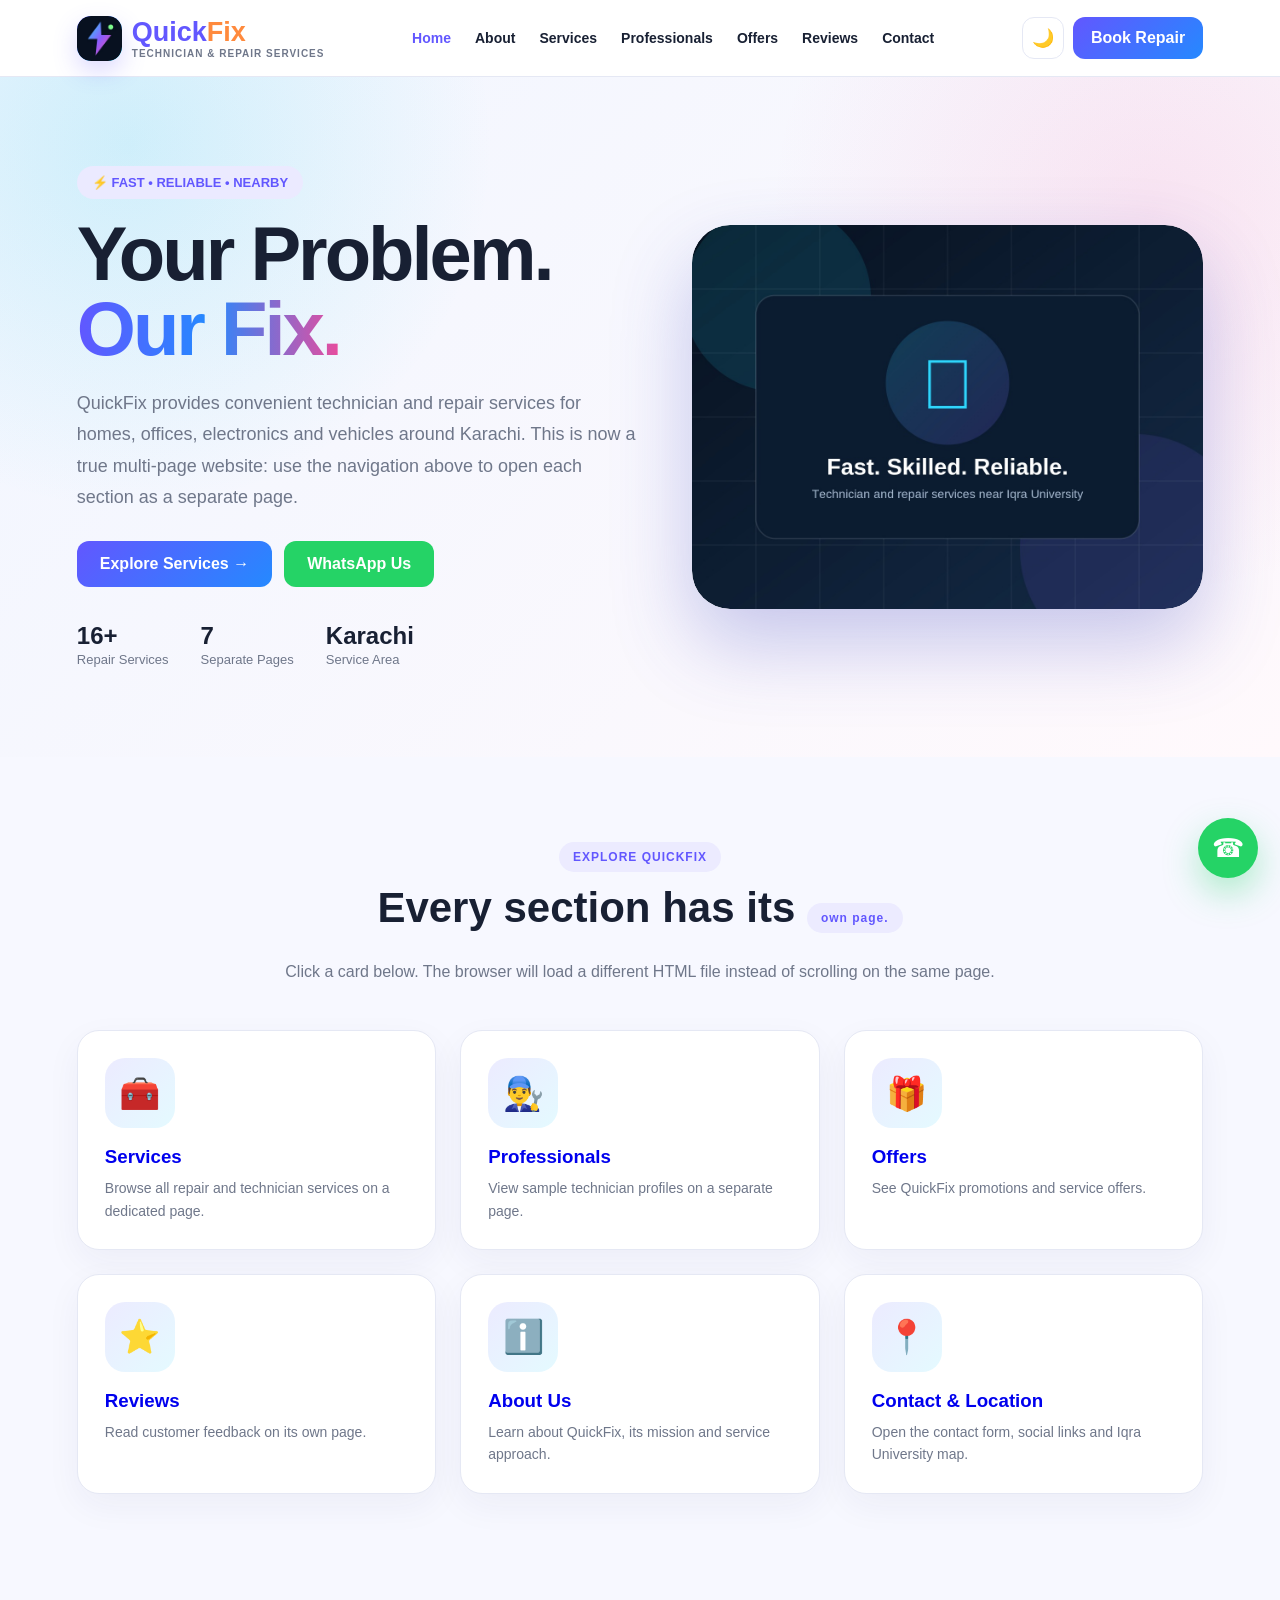
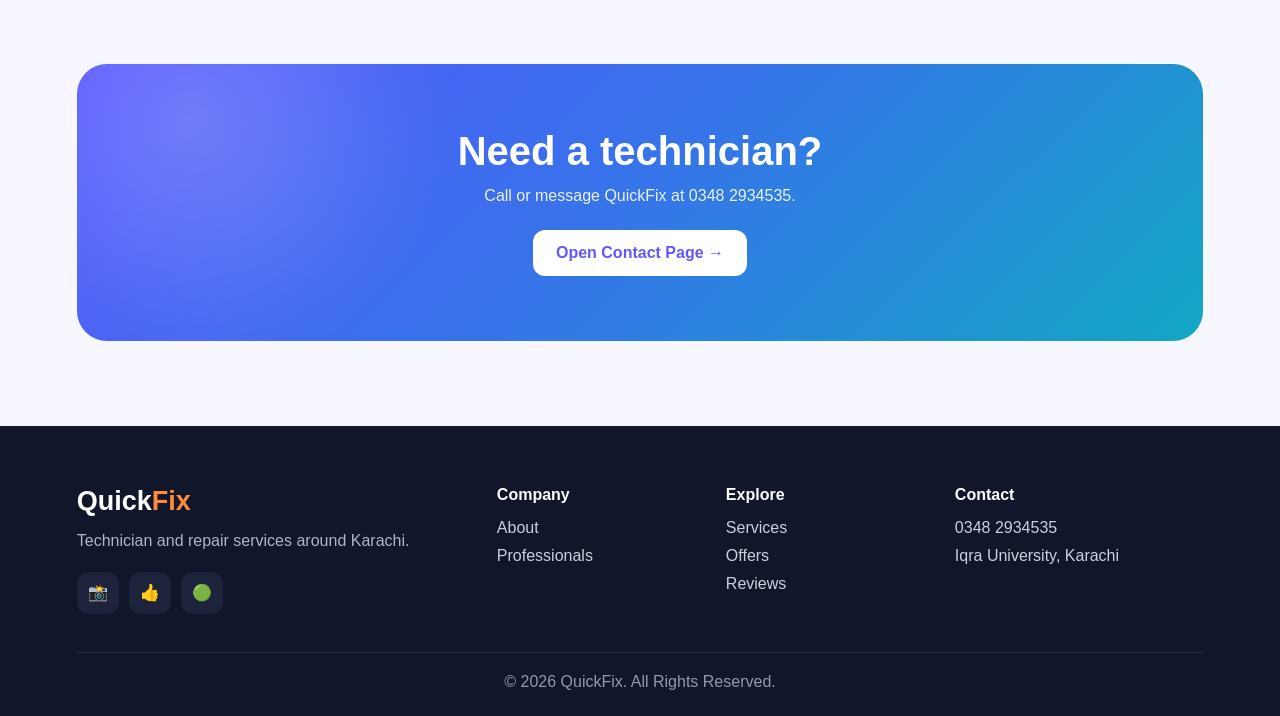
<file: index.html>
<!DOCTYPE html>
<html lang="en">
<head>
<meta charset="UTF-8">
<meta name="viewport" content="width=device-width, initial-scale=1.0">
<meta name="description" content="QuickFix technician and repair services around Karachi.">
<title>QuickFix | Home</title>
<link rel="stylesheet" href="style.css">
</head>
<body>
<header class="navbar">
  <div class="container nav-inner">
    <a href="index.html" class="brand">
      <div class="logo-icon"><img src="assets/logo.jpg" alt="QuickFix logo"></div>
      <div><div class="logo">Quick<span>Fix</span></div><small>TECHNICIAN & REPAIR SERVICES</small></div>
    </a>
    <ul class="nav-links" id="navLinks">
      <li><a href="index.html">Home</a></li>
      <li><a href="about.html">About</a></li>
      <li><a href="services.html">Services</a></li>
      <li><a href="professionals.html">Professionals</a></li>
      <li><a href="offers.html">Offers</a></li>
      <li><a href="reviews.html">Reviews</a></li>
      <li><a href="contact.html">Contact</a></li>
    </ul>
    <div class="nav-actions">
      <button class="theme-btn" id="themeBtn" onclick="toggleTheme()">🌙</button>
      <a href="services.html" class="nav-book">Book Repair</a>
      <button class="menu-btn" onclick="toggleMenu()">☰</button>
    </div>
  </div>
</header>

<main class="hero-wrap">
  <div class="container hero">
    <div>
      <span class="badge">⚡ FAST • RELIABLE • NEARBY</span>
      <h1>Your Problem. <span class="gradient-text">Our Fix.</span></h1>
      <p>QuickFix provides convenient technician and repair services for homes, offices, electronics and vehicles around Karachi. This is now a true multi-page website: use the navigation above to open each section as a separate page.</p>
      <div class="hero-buttons">
        <a href="services.html" class="btn btn-primary">Explore Services →</a>
        <a href="https://wa.me/923482934535?text=Hello%20QuickFix!%20I%20need%20repair%20assistance." target="_blank" class="btn btn-whatsapp">WhatsApp Us</a>
      </div>
      <div class="hero-stats">
        <div class="stat"><strong>16+</strong><span>Repair Services</span></div>
        <div class="stat"><strong>7</strong><span>Separate Pages</span></div>
        <div class="stat"><strong>Karachi</strong><span>Service Area</span></div>
      </div>
    </div>
    <div class="hero-card asset-card" id="heroCard">
      <img class="hero-asset" src="assets/hero-tech.jpg" alt="QuickFix technician and repair services">
    </div>
  </div>
</main>

<section class="section">
  <div class="container">
    <div class="section-heading">
      <span>EXPLORE QUICKFIX</span>
      <h2>Every section has its <span class="gradient-text">own page.</span></h2>
      <p>Click a card below. The browser will load a different HTML file instead of scrolling on the same page.</p>
    </div>
    <div class="grid-3">
      <a class="card" href="services.html"><div class="card-icon">🧰</div><h3>Services</h3><p>Browse all repair and technician services on a dedicated page.</p></a>
      <a class="card" href="professionals.html"><div class="card-icon">👨‍🔧</div><h3>Professionals</h3><p>View sample technician profiles on a separate page.</p></a>
      <a class="card" href="offers.html"><div class="card-icon">🎁</div><h3>Offers</h3><p>See QuickFix promotions and service offers.</p></a>
      <a class="card" href="reviews.html"><div class="card-icon">⭐</div><h3>Reviews</h3><p>Read customer feedback on its own page.</p></a>
      <a class="card" href="about.html"><div class="card-icon">ℹ️</div><h3>About Us</h3><p>Learn about QuickFix, its mission and service approach.</p></a>
      <a class="card" href="contact.html"><div class="card-icon">📍</div><h3>Contact & Location</h3><p>Open the contact form, social links and Iqra University map.</p></a>
    </div>
  </div>
</section>

<section class="section">
  <div class="container">
    <div class="cta">
      <h2>Need a technician?</h2>
      <p>Call or message QuickFix at 0348 2934535.</p>
      <a href="contact.html" class="btn btn-primary" style="background:white;color:#6257ff;">Open Contact Page →</a>
    </div>
  </div>
</section>

<footer>
  <div class="container footer-grid">
    <div><div class="logo" style="color:white;">Quick<span>Fix</span></div><p>Technician and repair services around Karachi.</p><div class="footer-socials"><a href="https://instagram.com/quickfix.com" target="_blank">📸</a><a href="https://facebook.com/quickfix.com" target="_blank">👍</a><a href="https://wa.me/923482934535" target="_blank">🟢</a></div></div>
    <div><h4>Company</h4><a href="about.html">About</a><a href="professionals.html">Professionals</a></div>
    <div><h4>Explore</h4><a href="services.html">Services</a><a href="offers.html">Offers</a><a href="reviews.html">Reviews</a></div>
    <div><h4>Contact</h4><a href="tel:+923482934535">0348 2934535</a><a href="contact.html">Iqra University, Karachi</a></div>
  </div>
  <div class="container copyright">© 2026 QuickFix. All Rights Reserved.</div>
</footer>
<a href="https://wa.me/923482934535" target="_blank" class="floating-whatsapp">☎</a>
<div class="toast" id="toast"></div>
<script src="script.js"></script>
</body>
</html>
</file>
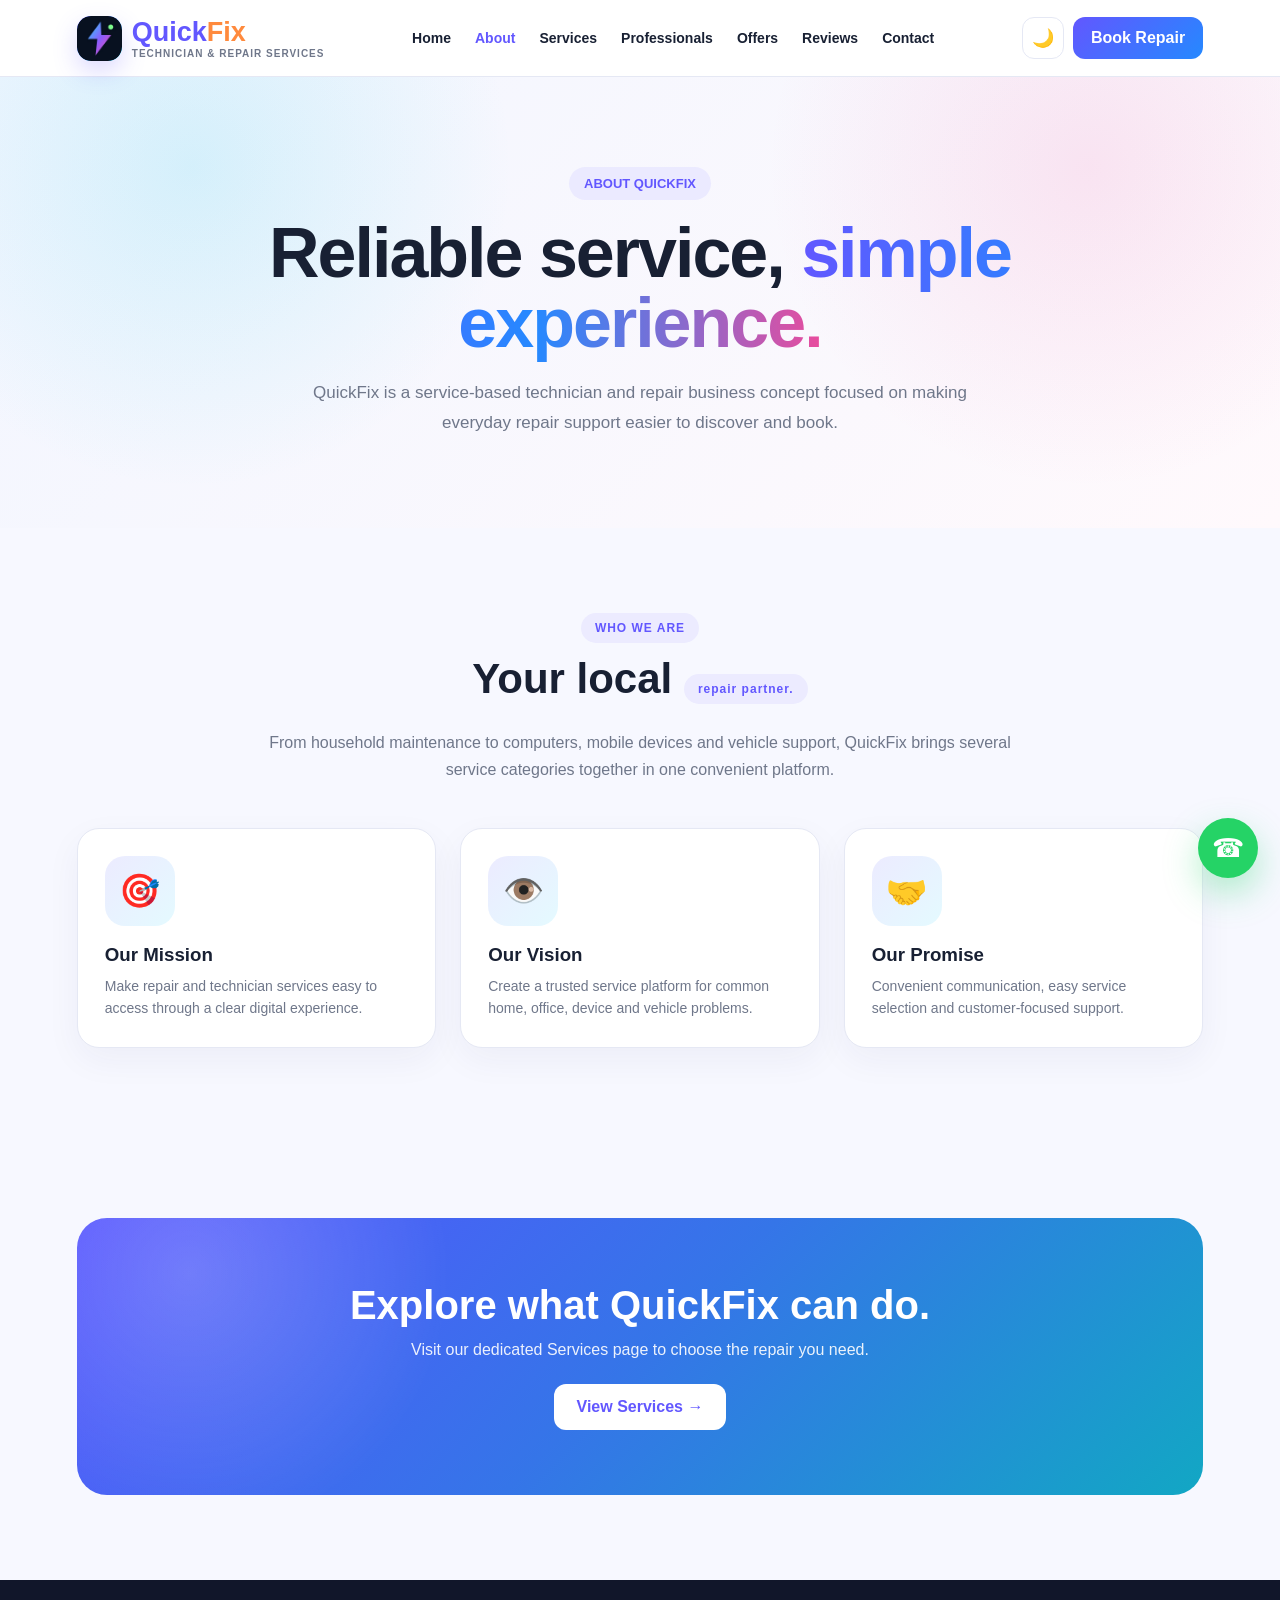
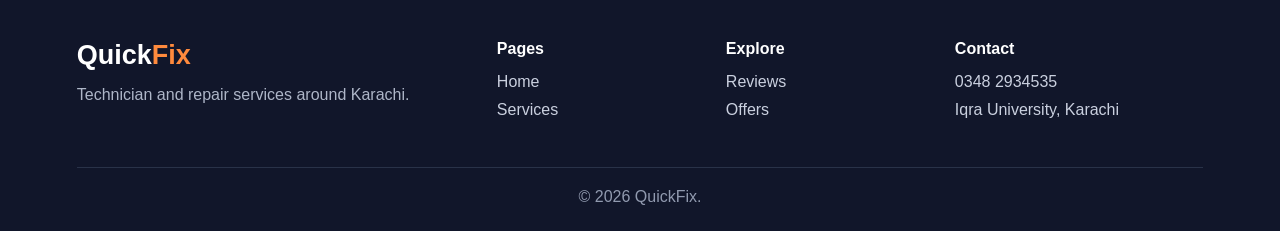
<file: about.html>
<!DOCTYPE html>
<html lang="en">
<head>
<meta charset="UTF-8">
<meta name="viewport" content="width=device-width, initial-scale=1.0">
<title>QuickFix | About Us</title>
<link rel="stylesheet" href="style.css">
</head>
<body>
<header class="navbar">
  <div class="container nav-inner">
    <a href="index.html" class="brand"><div class="logo-icon"><img src="assets/logo.jpg" alt="QuickFix logo"></div><div><div class="logo">Quick<span>Fix</span></div><small>TECHNICIAN & REPAIR SERVICES</small></div></a>
    <ul class="nav-links" id="navLinks">
      <li><a href="index.html">Home</a></li><li><a href="about.html">About</a></li><li><a href="services.html">Services</a></li><li><a href="professionals.html">Professionals</a></li><li><a href="offers.html">Offers</a></li><li><a href="reviews.html">Reviews</a></li><li><a href="contact.html">Contact</a></li>
    </ul>
    <div class="nav-actions"><button class="theme-btn" id="themeBtn" onclick="toggleTheme()">🌙</button><a href="services.html" class="nav-book">Book Repair</a><button class="menu-btn" onclick="toggleMenu()">☰</button></div>
  </div>
</header>
<section class="page-hero"><div class="container"><span class="badge">ABOUT QUICKFIX</span><h1>Reliable service, <span class="gradient-text">simple experience.</span></h1><p>QuickFix is a service-based technician and repair business concept focused on making everyday repair support easier to discover and book.</p></div></section>
<section class="section"><div class="container"><div class="section-heading"><span>WHO WE ARE</span><h2>Your local <span class="gradient-text">repair partner.</span></h2><p>From household maintenance to computers, mobile devices and vehicle support, QuickFix brings several service categories together in one convenient platform.</p></div><div class="grid-3"><div class="card"><div class="card-icon">🎯</div><h3>Our Mission</h3><p>Make repair and technician services easy to access through a clear digital experience.</p></div><div class="card"><div class="card-icon">👁️</div><h3>Our Vision</h3><p>Create a trusted service platform for common home, office, device and vehicle problems.</p></div><div class="card"><div class="card-icon">🤝</div><h3>Our Promise</h3><p>Convenient communication, easy service selection and customer-focused support.</p></div></div></div></section>
<section class="section"><div class="container"><div class="cta"><h2>Explore what QuickFix can do.</h2><p>Visit our dedicated Services page to choose the repair you need.</p><a href="services.html" class="btn btn-primary" style="background:white;color:#6257ff;">View Services →</a></div></div></section>
<footer><div class="container footer-grid"><div><div class="logo" style="color:white;">Quick<span>Fix</span></div><p>Technician and repair services around Karachi.</p></div><div><h4>Pages</h4><a href="index.html">Home</a><a href="services.html">Services</a></div><div><h4>Explore</h4><a href="reviews.html">Reviews</a><a href="offers.html">Offers</a></div><div><h4>Contact</h4><a href="tel:+923482934535">0348 2934535</a><a href="contact.html">Iqra University, Karachi</a></div></div><div class="container copyright">© 2026 QuickFix.</div></footer>
<a href="https://wa.me/923482934535" target="_blank" class="floating-whatsapp">☎</a><div class="toast" id="toast"></div><script src="script.js"></script>
</body>
</html>
</file>
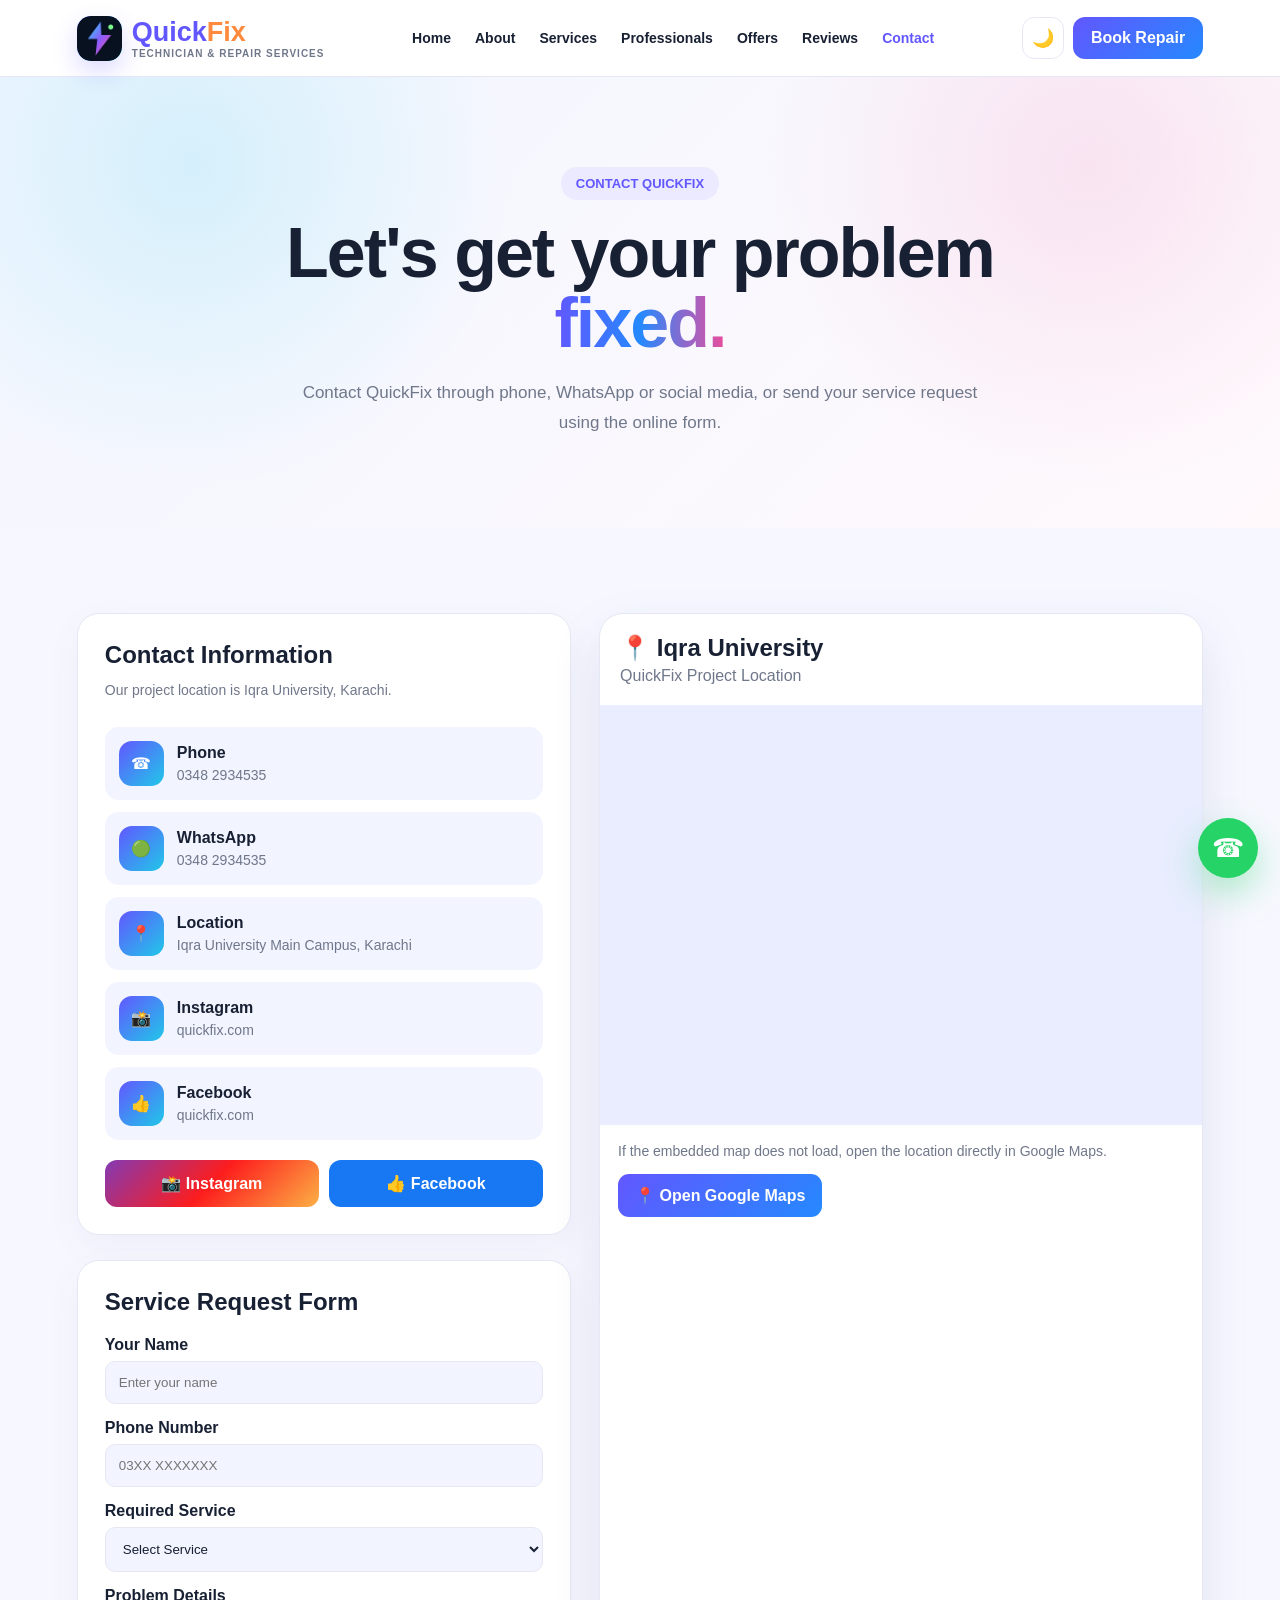
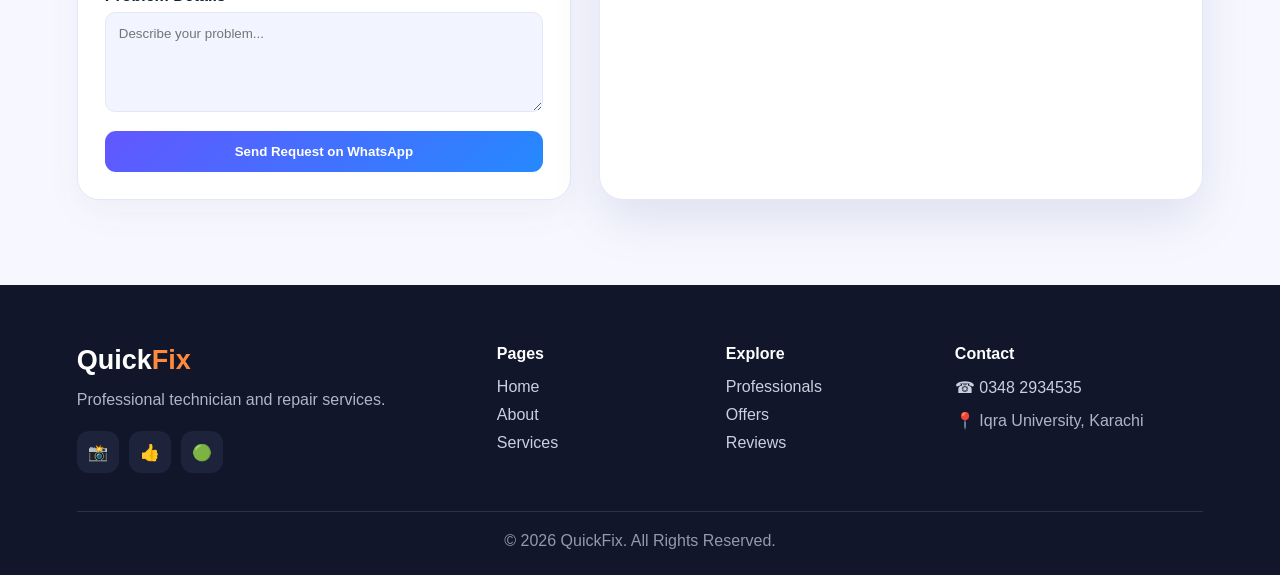
<file: contact.html>
<!DOCTYPE html>
<html lang="en">

<head>

<meta charset="UTF-8">

<meta name="viewport"
content="width=device-width, initial-scale=1.0">

<title>QuickFix | Contact Us</title>

<link rel="stylesheet" href="style.css">

</head>

<body>


<header class="navbar">

<div class="container nav-inner">

<a href="index.html" class="brand">

<div class="logo-icon"><img src="assets/logo.jpg" alt="QuickFix logo"></div>

<div>

<div class="logo">
Quick<span>Fix</span>
</div>

<small>
TECHNICIAN & REPAIR SERVICES
</small>

</div>

</a>


<ul class="nav-links" id="navLinks">

<li><a href="index.html">Home</a></li>
<li><a href="about.html">About</a></li>
<li><a href="services.html">Services</a></li>
<li><a href="professionals.html">Professionals</a></li>
<li><a href="offers.html">Offers</a></li>
<li><a href="reviews.html">Reviews</a></li>
<li><a href="contact.html">Contact</a></li>

</ul>


<div class="nav-actions">

<button
class="theme-btn"
id="themeBtn"
onclick="toggleTheme()">
🌙
</button>

<a
href="services.html"
class="nav-book">
Book Repair
</a>

<button
class="menu-btn"
onclick="toggleMenu()">
☰
</button>

</div>

</div>

</header>


<section class="page-hero">

<div class="container">

<span class="badge">
CONTACT QUICKFIX
</span>

<h1>

Let's get your problem

<span class="gradient-text">
fixed.
</span>

</h1>

<p>

Contact QuickFix through phone,
WhatsApp or social media,
or send your service request
using the online form.

</p>

</div>

</section>


<section class="section">

<div class="container contact-grid">


<div>


<div class="card">

<h2 style="margin-bottom:10px;">
Contact Information
</h2>

<p style="color:var(--muted);margin-bottom:25px;line-height:1.7;">

Our project location is
Iqra University, Karachi.

</p>


<div class="contact-item">

<div class="contact-icon">
☎
</div>

<div>

<strong>
Phone
</strong>

<a href="tel:+923482934535">
0348 2934535
</a>

</div>

</div>


<div class="contact-item">

<div class="contact-icon">
🟢
</div>

<div>

<strong>
WhatsApp
</strong>

<a
href="https://wa.me/923482934535"
target="_blank">

0348 2934535

</a>

</div>

</div>


<div class="contact-item">

<div class="contact-icon">
📍
</div>

<div>

<strong>
Location
</strong>

<span>
Iqra University Main Campus,
Karachi
</span>

</div>

</div>


<div class="contact-item">

<div class="contact-icon">
📸
</div>

<div>

<strong>
Instagram
</strong>

<a
href="https://instagram.com/quickfix.com"
target="_blank">

quickfix.com

</a>

</div>

</div>


<div class="contact-item">

<div class="contact-icon">
👍
</div>

<div>

<strong>
Facebook
</strong>

<a
href="https://facebook.com/quickfix.com"
target="_blank">

quickfix.com

</a>

</div>

</div>


<div class="social-grid">

<a
href="https://instagram.com/quickfix.com"
target="_blank"
class="instagram">

📸 Instagram

</a>


<a
href="https://facebook.com/quickfix.com"
target="_blank"
class="facebook">

👍 Facebook

</a>

</div>

</div>


<div class="card" style="margin-top:25px;">

<h2 style="margin-bottom:20px;">
Service Request Form
</h2>


<form onsubmit="sendContact(event)">


<div class="form-group">

<label>
Your Name
</label>

<input
type="text"
id="name"
placeholder="Enter your name"
required>

</div>


<div class="form-group">

<label>
Phone Number
</label>

<input
type="tel"
id="phone"
placeholder="03XX XXXXXXX"
required>

</div>


<div class="form-group">

<label>
Required Service
</label>

<select id="service" required>

<option value="">
Select Service
</option>

<option>Plumber</option>
<option>Electrician</option>
<option>AC Technician</option>
<option>Home Cleaning</option>
<option>Carpenter</option>
<option>Painter</option>
<option>Car Mechanic</option>
<option>Bike Mechanic</option>
<option>Computer Repair</option>
<option>Mobile Repair</option>
<option>Washing Machine Repair</option>
<option>Refrigerator Repair</option>
<option>TV Repair</option>
<option>Pest Control</option>
<option>Sofa Cleaning</option>
<option>Moving & Shifting</option>

</select>

</div>


<div class="form-group">

<label>
Problem Details
</label>

<textarea
id="message"
placeholder="Describe your problem..."
required>
</textarea>

</div>


<button
type="submit"
class="book-btn">

Send Request on WhatsApp

</button>

</form>

</div>

</div>


<div class="map-card">


<div class="map-header">

<h2>
📍 Iqra University
</h2>

<p>
QuickFix Project Location
</p>

</div>


<div class="map-wrapper">

<iframe
src="https://maps.google.com/maps?q=Iqra%20University%20Main%20Campus%20Karachi&t=&z=16&ie=UTF8&iwloc=&output=embed"
loading="lazy"
allowfullscreen
referrerpolicy="no-referrer-when-downgrade"
title="Iqra University Karachi Map">
</iframe>

</div>


<div class="map-footer">

<p>

If the embedded map does not load,
open the location directly in Google Maps.

</p>


<a
href="https://www.google.com/maps/search/?api=1&query=Iqra+University+Main+Campus+Karachi"
target="_blank"
class="map-button">

📍 Open Google Maps

</a>

</div>

</div>

</div>

</section>


<footer>

<div class="container footer-grid">

<div>

<div class="logo" style="color:white;">
Quick<span>Fix</span>
</div>

<p>
Professional technician and repair services.
</p>

<div class="footer-socials">

<a
href="https://instagram.com/quickfix.com"
target="_blank">
📸
</a>

<a
href="https://facebook.com/quickfix.com"
target="_blank">
👍
</a>

<a
href="https://wa.me/923482934535"
target="_blank">
🟢
</a>

</div>

</div>


<div>

<h4>Pages</h4>

<a href="index.html">
Home
</a>

<a href="about.html">
About
</a>

<a href="services.html">
Services
</a>

</div>


<div>

<h4>Explore</h4>

<a href="professionals.html">
Professionals
</a>

<a href="offers.html">
Offers
</a>

<a href="reviews.html">
Reviews
</a>

</div>


<div>

<h4>Contact</h4>

<a href="tel:+923482934535">

☎ 0348 2934535

</a>

<p>

📍 Iqra University,
Karachi

</p>

</div>

</div>


<div class="container copyright">

© 2026 QuickFix.
All Rights Reserved.

</div>

</footer>


<a
href="https://wa.me/923482934535"
target="_blank"
class="floating-whatsapp">
☎
</a>


<div
class="toast"
id="toast">
</div>

<script src="script.js"></script>

</body>

</html>
</file>
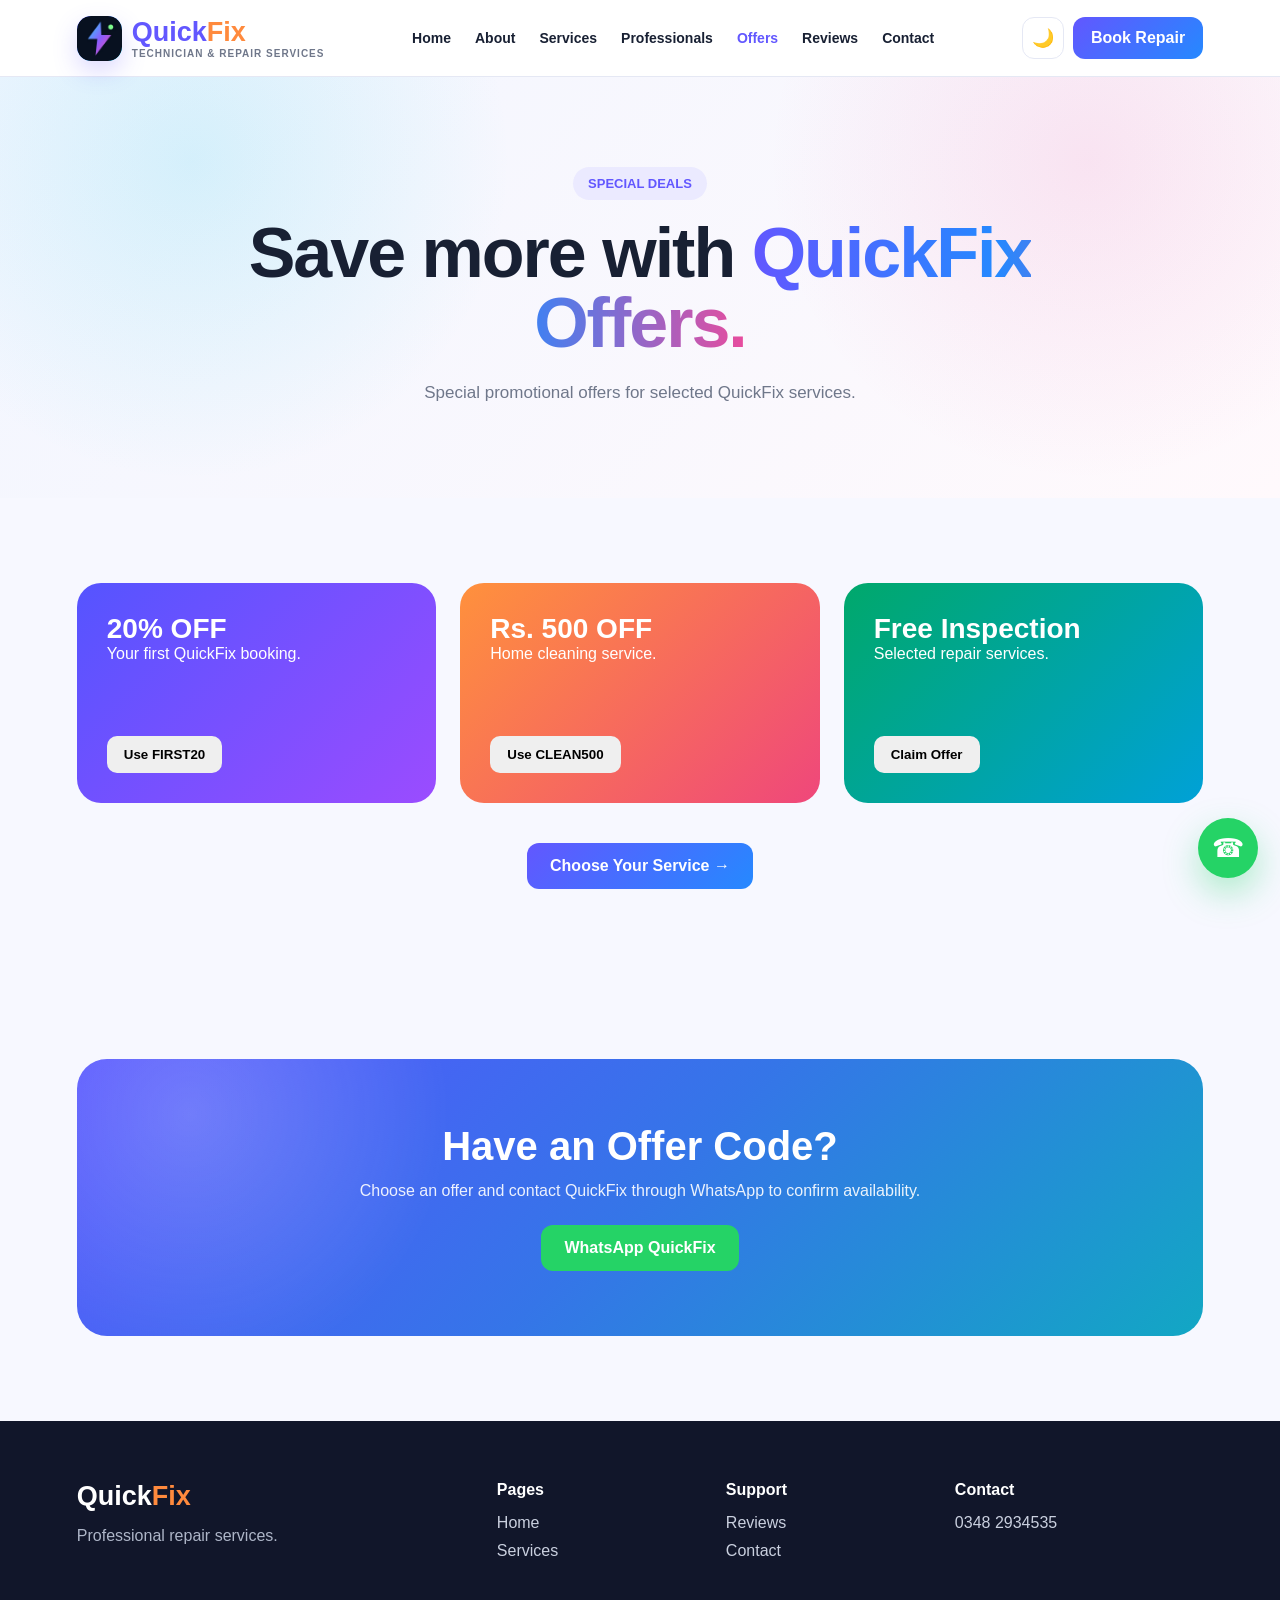
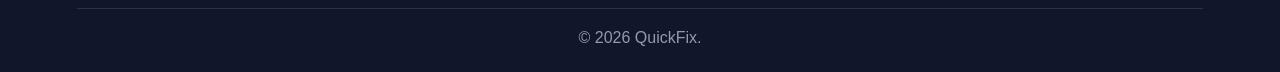
<file: offers.html>
<!DOCTYPE html>
<html lang="en">

<head>

<meta charset="UTF-8">

<meta name="viewport"
content="width=device-width, initial-scale=1.0">

<title>QuickFix | Offers</title>

<link rel="stylesheet" href="style.css">

</head>

<body>


<header class="navbar">

<div class="container nav-inner">

<a href="index.html" class="brand">

<div class="logo-icon"><img src="assets/logo.jpg" alt="QuickFix logo"></div>

<div>

<div class="logo">
Quick<span>Fix</span>
</div>

<small>
TECHNICIAN & REPAIR SERVICES
</small>

</div>

</a>


<ul class="nav-links" id="navLinks">

<li><a href="index.html">Home</a></li>
<li><a href="about.html">About</a></li>
<li><a href="services.html">Services</a></li>
<li><a href="professionals.html">Professionals</a></li>
<li><a href="offers.html">Offers</a></li>
<li><a href="reviews.html">Reviews</a></li>
<li><a href="contact.html">Contact</a></li>

</ul>


<div class="nav-actions">

<button
class="theme-btn"
id="themeBtn"
onclick="toggleTheme()">
🌙
</button>

<a href="services.html" class="nav-book">
Book Repair
</a>

<button
class="menu-btn"
onclick="toggleMenu()">
☰
</button>

</div>

</div>

</header>


<section class="page-hero">

<div class="container">

<span class="badge">
SPECIAL DEALS
</span>

<h1>

Save more with

<span class="gradient-text">
QuickFix Offers.
</span>

</h1>

<p>

Special promotional offers
for selected QuickFix services.

</p>

</div>

</section>


<section class="section">

<div class="container">


<div class="grid-3">


<div class="offer">

<div>

<h3>
20% OFF
</h3>

<p>
Your first QuickFix booking.
</p>

</div>

<button
onclick="applyCoupon('FIRST20')">

Use FIRST20

</button>

</div>


<div class="offer">

<div>

<h3>
Rs. 500 OFF
</h3>

<p>
Home cleaning service.
</p>

</div>

<button
onclick="applyCoupon('CLEAN500')">

Use CLEAN500

</button>

</div>


<div class="offer">

<div>

<h3>
Free Inspection
</h3>

<p>
Selected repair services.
</p>

</div>

<button
onclick="applyCoupon('FREECHECK')">

Claim Offer

</button>

</div>

</div>


<div style="text-align:center;margin-top:40px;">

<a
href="services.html"
class="btn btn-primary">

Choose Your Service →

</a>

</div>

</div>

</section>


<section class="section">

<div class="container">

<div class="cta">

<h2>
Have an Offer Code?
</h2>

<p>

Choose an offer and contact QuickFix
through WhatsApp to confirm availability.

</p>

<a
href="https://wa.me/923482934535"
target="_blank"
class="btn btn-whatsapp">

WhatsApp QuickFix

</a>

</div>

</div>

</section>


<footer>

<div class="container footer-grid">

<div>

<div class="logo" style="color:white;">
Quick<span>Fix</span>
</div>

<p>
Professional repair services.
</p>

</div>

<div>
<h4>Pages</h4>
<a href="index.html">Home</a>
<a href="services.html">Services</a>
</div>

<div>
<h4>Support</h4>
<a href="reviews.html">Reviews</a>
<a href="contact.html">Contact</a>
</div>

<div>
<h4>Contact</h4>
<a href="tel:+923482934535">
0348 2934535
</a>
</div>

</div>

<div class="container copyright">
© 2026 QuickFix.
</div>

</footer>


<a
href="https://wa.me/923482934535"
target="_blank"
class="floating-whatsapp">
☎
</a>

<div class="toast" id="toast"></div>

<script src="script.js"></script>

</body>

</html>
</file>
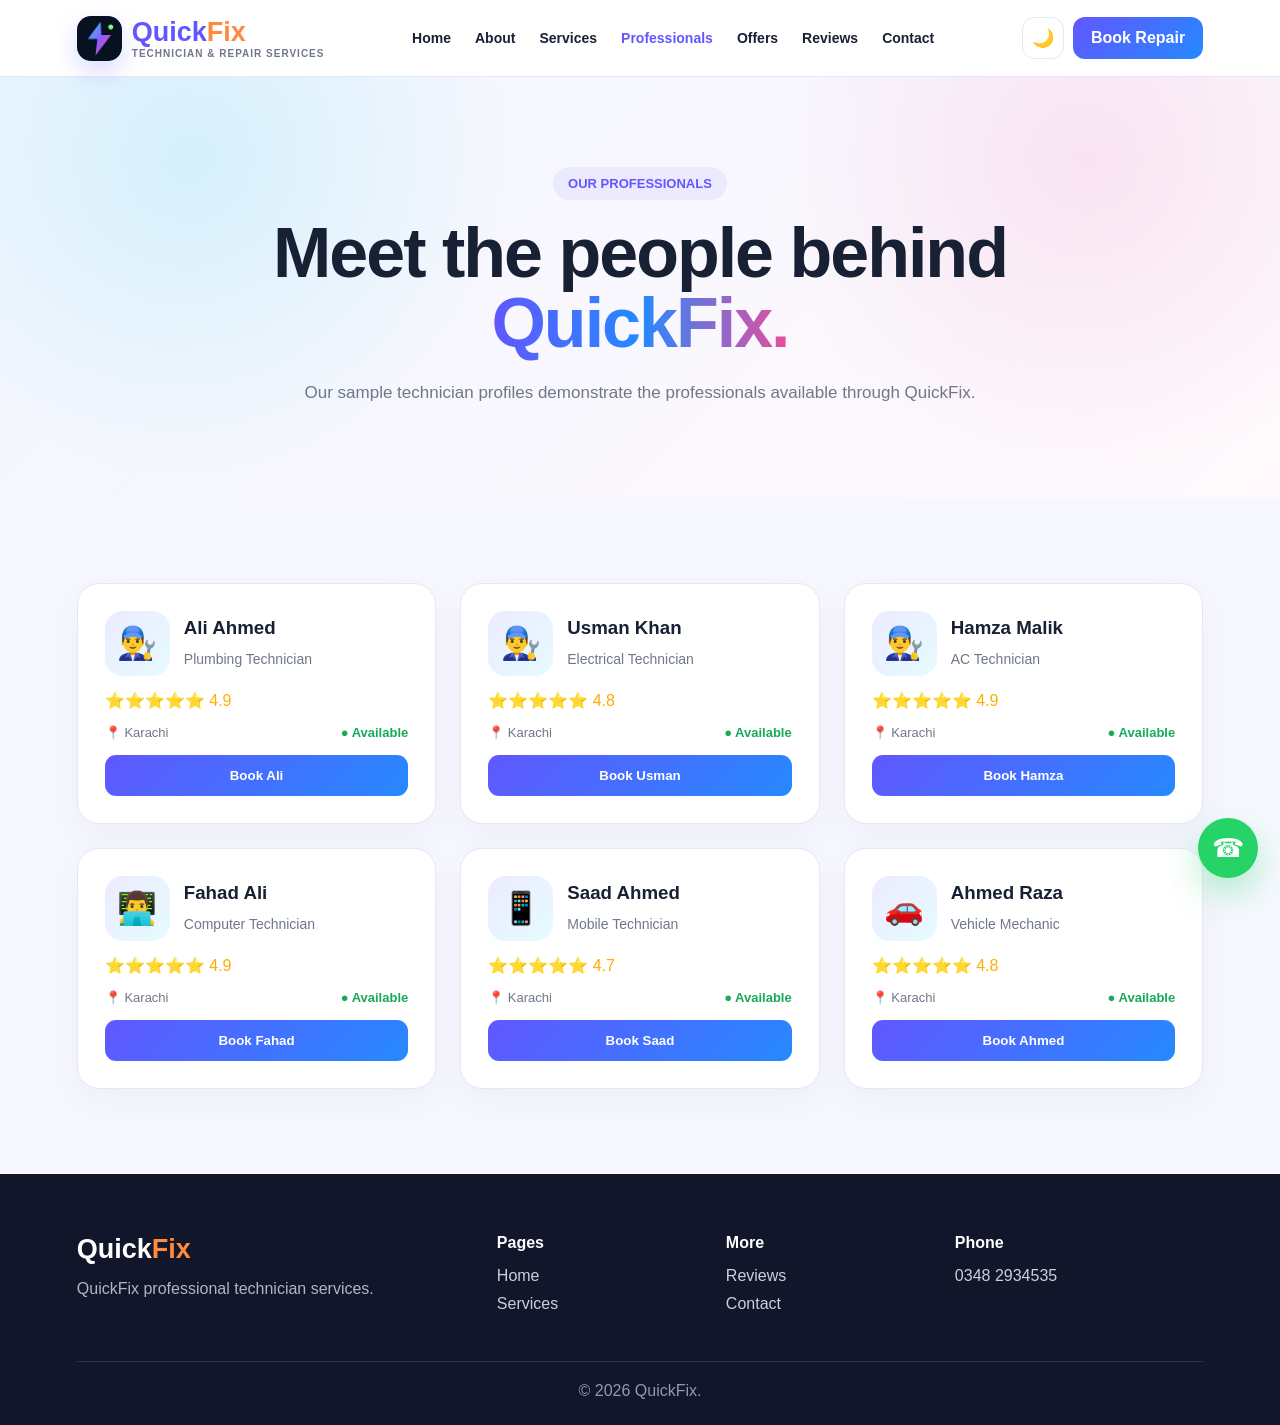
<file: professionals.html>
<!DOCTYPE html>
<html lang="en">

<head>

<meta charset="UTF-8">

<meta name="viewport"
content="width=device-width, initial-scale=1.0">

<title>QuickFix | Professionals</title>

<link rel="stylesheet" href="style.css">

</head>

<body>


<header class="navbar">

<div class="container nav-inner">

<a href="index.html" class="brand">

<div class="logo-icon"><img src="assets/logo.jpg" alt="QuickFix logo"></div>

<div>

<div class="logo">
Quick<span>Fix</span>
</div>

<small>
TECHNICIAN & REPAIR SERVICES
</small>

</div>

</a>


<ul class="nav-links" id="navLinks">

<li><a href="index.html">Home</a></li>
<li><a href="about.html">About</a></li>
<li><a href="services.html">Services</a></li>
<li><a href="professionals.html">Professionals</a></li>
<li><a href="offers.html">Offers</a></li>
<li><a href="reviews.html">Reviews</a></li>
<li><a href="contact.html">Contact</a></li>

</ul>


<div class="nav-actions">

<button
class="theme-btn"
id="themeBtn"
onclick="toggleTheme()">
🌙
</button>

<a
href="services.html"
class="nav-book">
Book Repair
</a>

<button
class="menu-btn"
onclick="toggleMenu()">
☰
</button>

</div>

</div>

</header>


<section class="page-hero">

<div class="container">

<span class="badge">
OUR PROFESSIONALS
</span>

<h1>

Meet the people behind

<span class="gradient-text">
QuickFix.
</span>

</h1>

<p>

Our sample technician profiles
demonstrate the professionals
available through QuickFix.

</p>

</div>

</section>


<section class="section">

<div class="container">

<div class="grid-3">


<div class="card">

<div class="pro-top">

<div class="avatar">👨‍🔧</div>

<div>

<h3>Ali Ahmed</h3>

<p>
Plumbing Technician
</p>

</div>

</div>

<div class="rating">
⭐⭐⭐⭐⭐ 4.9
</div>

<div class="pro-meta">

<span>
📍 Karachi
</span>

<span class="available">
● Available
</span>

</div>

<button
class="book-btn"
onclick="bookService('Plumber - Ali Ahmed')">

Book Ali

</button>

</div>


<div class="card">

<div class="pro-top">

<div class="avatar">👨‍🔧</div>

<div>

<h3>Usman Khan</h3>

<p>
Electrical Technician
</p>

</div>

</div>

<div class="rating">
⭐⭐⭐⭐⭐ 4.8
</div>

<div class="pro-meta">

<span>
📍 Karachi
</span>

<span class="available">
● Available
</span>

</div>

<button
class="book-btn"
onclick="bookService('Electrician - Usman Khan')">

Book Usman

</button>

</div>


<div class="card">

<div class="pro-top">

<div class="avatar">👨‍🔧</div>

<div>

<h3>Hamza Malik</h3>

<p>
AC Technician
</p>

</div>

</div>

<div class="rating">
⭐⭐⭐⭐⭐ 4.9
</div>

<div class="pro-meta">

<span>
📍 Karachi
</span>

<span class="available">
● Available
</span>

</div>

<button
class="book-btn"
onclick="bookService('AC Technician - Hamza Malik')">

Book Hamza

</button>

</div>


<div class="card">

<div class="pro-top">

<div class="avatar">👨‍💻</div>

<div>

<h3>Fahad Ali</h3>

<p>
Computer Technician
</p>

</div>

</div>

<div class="rating">
⭐⭐⭐⭐⭐ 4.9
</div>

<div class="pro-meta">

<span>📍 Karachi</span>

<span class="available">
● Available
</span>

</div>

<button
class="book-btn"
onclick="bookService('Computer Repair - Fahad Ali')">

Book Fahad

</button>

</div>


<div class="card">

<div class="pro-top">

<div class="avatar">📱</div>

<div>

<h3>Saad Ahmed</h3>

<p>
Mobile Technician
</p>

</div>

</div>

<div class="rating">
⭐⭐⭐⭐⭐ 4.7
</div>

<div class="pro-meta">

<span>📍 Karachi</span>

<span class="available">
● Available
</span>

</div>

<button
class="book-btn"
onclick="bookService('Mobile Repair - Saad Ahmed')">

Book Saad

</button>

</div>


<div class="card">

<div class="pro-top">

<div class="avatar">🚗</div>

<div>

<h3>Ahmed Raza</h3>

<p>
Vehicle Mechanic
</p>

</div>

</div>

<div class="rating">
⭐⭐⭐⭐⭐ 4.8
</div>

<div class="pro-meta">

<span>📍 Karachi</span>

<span class="available">
● Available
</span>

</div>

<button
class="book-btn"
onclick="bookService('Car Mechanic - Ahmed Raza')">

Book Ahmed

</button>

</div>

</div>

</div>

</section>


<footer>

<div class="container footer-grid">

<div>

<div class="logo" style="color:white;">
Quick<span>Fix</span>
</div>

<p>
QuickFix professional technician services.
</p>

</div>

<div>

<h4>Pages</h4>
<a href="index.html">Home</a>
<a href="services.html">Services</a>

</div>

<div>

<h4>More</h4>
<a href="reviews.html">Reviews</a>
<a href="contact.html">Contact</a>

</div>

<div>

<h4>Phone</h4>
<a href="tel:+923482934535">
0348 2934535
</a>

</div>

</div>

<div class="container copyright">
© 2026 QuickFix.
</div>

</footer>


<a
href="https://wa.me/923482934535"
target="_blank"
class="floating-whatsapp">
☎
</a>

<div class="toast" id="toast"></div>

<script src="script.js"></script>

</body>

</html>
</file>
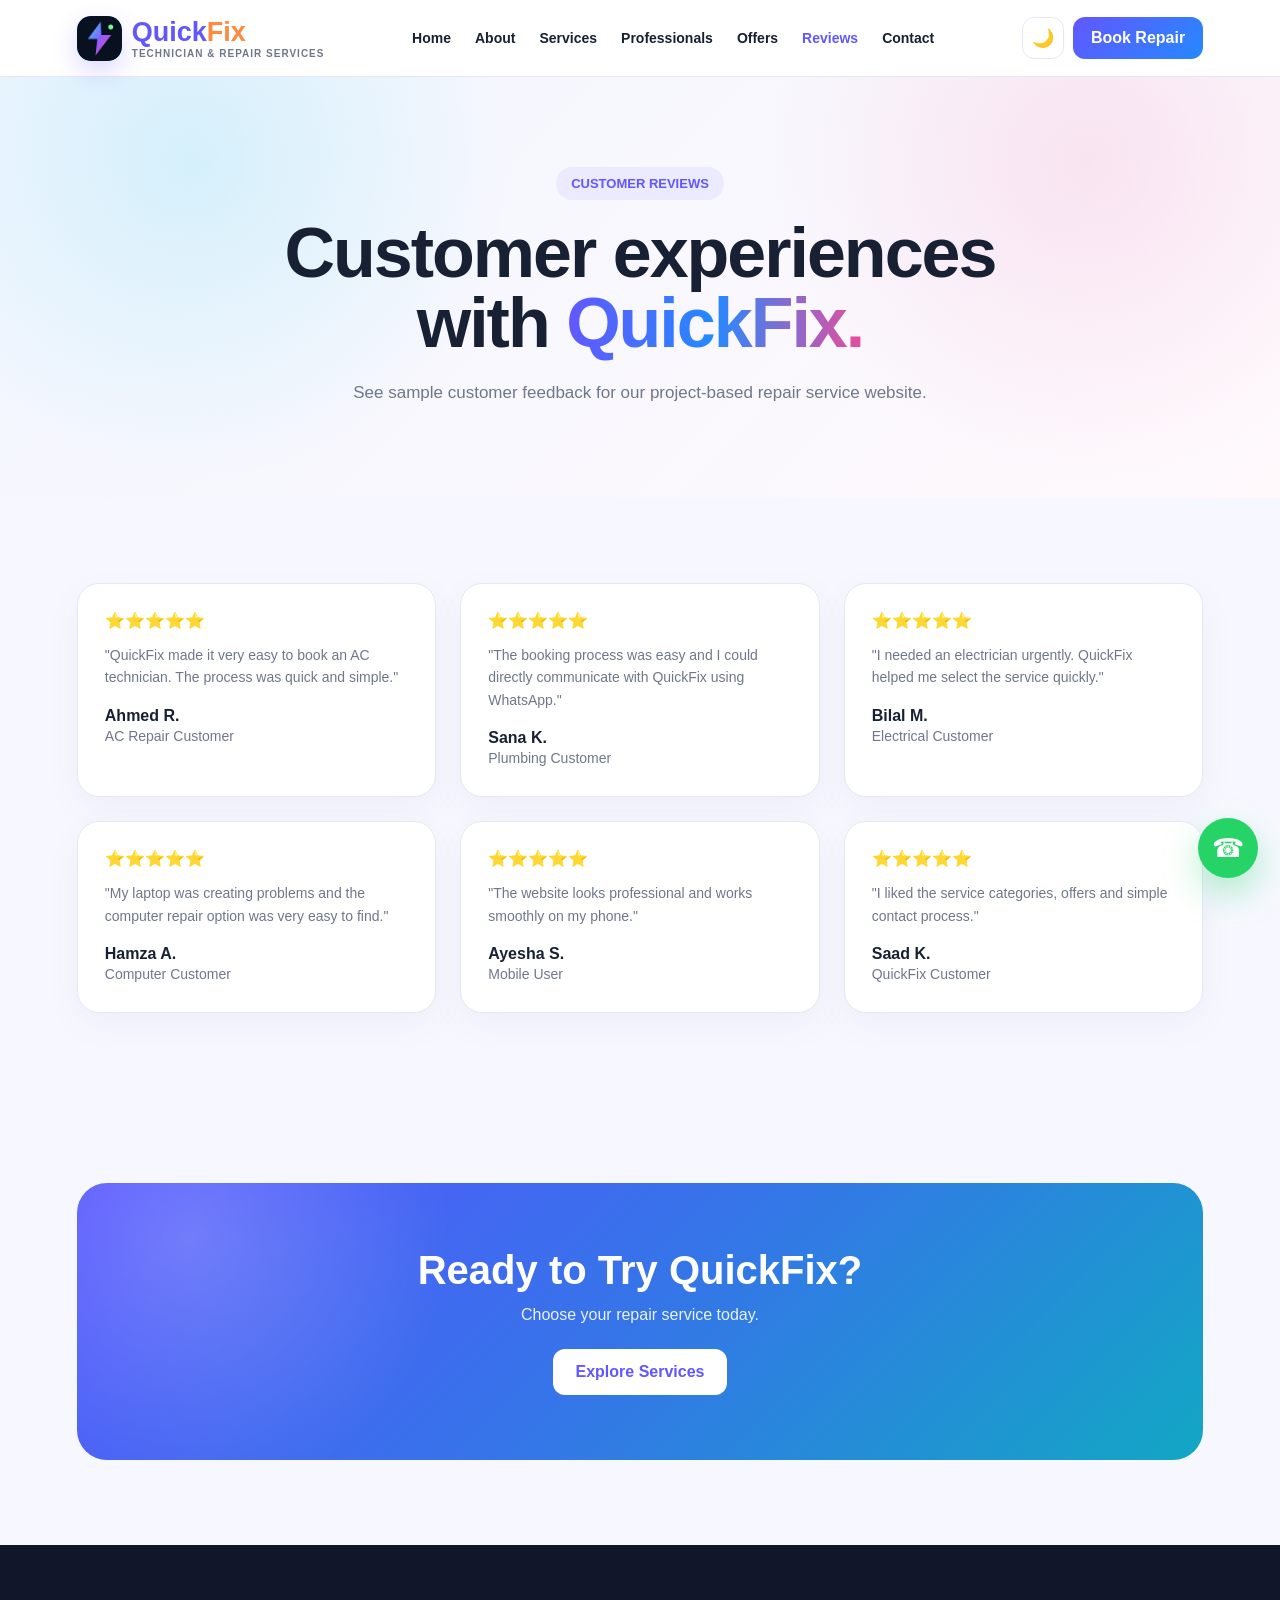
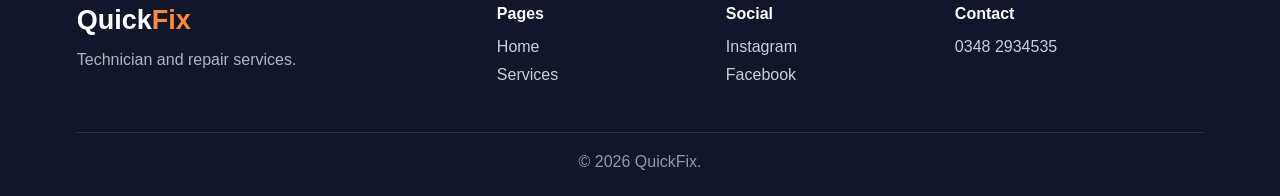
<file: reviews.html>
<!DOCTYPE html>
<html lang="en">

<head>

<meta charset="UTF-8">

<meta name="viewport"
content="width=device-width, initial-scale=1.0">

<title>QuickFix | Reviews</title>

<link rel="stylesheet" href="style.css">

</head>

<body>


<header class="navbar">

<div class="container nav-inner">

<a href="index.html" class="brand">

<div class="logo-icon"><img src="assets/logo.jpg" alt="QuickFix logo"></div>

<div>

<div class="logo">
Quick<span>Fix</span>
</div>

<small>
TECHNICIAN & REPAIR SERVICES
</small>

</div>

</a>


<ul class="nav-links" id="navLinks">

<li><a href="index.html">Home</a></li>
<li><a href="about.html">About</a></li>
<li><a href="services.html">Services</a></li>
<li><a href="professionals.html">Professionals</a></li>
<li><a href="offers.html">Offers</a></li>
<li><a href="reviews.html">Reviews</a></li>
<li><a href="contact.html">Contact</a></li>

</ul>


<div class="nav-actions">

<button
class="theme-btn"
id="themeBtn"
onclick="toggleTheme()">
🌙
</button>

<a href="services.html" class="nav-book">
Book Repair
</a>

<button
class="menu-btn"
onclick="toggleMenu()">
☰
</button>

</div>

</div>

</header>


<section class="page-hero">

<div class="container">

<span class="badge">
CUSTOMER REVIEWS
</span>

<h1>

Customer experiences with

<span class="gradient-text">
QuickFix.
</span>

</h1>

<p>

See sample customer feedback
for our project-based repair
service website.

</p>

</div>

</section>


<section class="section">

<div class="container">

<div class="grid-3">


<div class="card">

<div class="review-stars">
⭐⭐⭐⭐⭐
</div>

<p class="review-text">

"QuickFix made it very easy
to book an AC technician.
The process was quick and simple."

</p>

<strong>
Ahmed R.
</strong>

<p>
AC Repair Customer
</p>

</div>


<div class="card">

<div class="review-stars">
⭐⭐⭐⭐⭐
</div>

<p class="review-text">

"The booking process was easy
and I could directly communicate
with QuickFix using WhatsApp."

</p>

<strong>
Sana K.
</strong>

<p>
Plumbing Customer
</p>

</div>


<div class="card">

<div class="review-stars">
⭐⭐⭐⭐⭐
</div>

<p class="review-text">

"I needed an electrician urgently.
QuickFix helped me select
the service quickly."

</p>

<strong>
Bilal M.
</strong>

<p>
Electrical Customer
</p>

</div>


<div class="card">

<div class="review-stars">
⭐⭐⭐⭐⭐
</div>

<p class="review-text">

"My laptop was creating problems
and the computer repair option
was very easy to find."

</p>

<strong>
Hamza A.
</strong>

<p>
Computer Customer
</p>

</div>


<div class="card">

<div class="review-stars">
⭐⭐⭐⭐⭐
</div>

<p class="review-text">

"The website looks professional
and works smoothly on my phone."

</p>

<strong>
Ayesha S.
</strong>

<p>
Mobile User
</p>

</div>


<div class="card">

<div class="review-stars">
⭐⭐⭐⭐⭐
</div>

<p class="review-text">

"I liked the service categories,
offers and simple contact process."

</p>

<strong>
Saad K.
</strong>

<p>
QuickFix Customer
</p>

</div>

</div>

</div>

</section>


<section class="section">

<div class="container">

<div class="cta">

<h2>
Ready to Try QuickFix?
</h2>

<p>
Choose your repair service today.
</p>

<a
href="services.html"
class="btn btn-primary"
style="background:white;color:#6257ff;">

Explore Services

</a>

</div>

</div>

</section>


<footer>

<div class="container footer-grid">

<div>

<div class="logo" style="color:white;">
Quick<span>Fix</span>
</div>

<p>
Technician and repair services.
</p>

</div>

<div>
<h4>Pages</h4>
<a href="index.html">Home</a>
<a href="services.html">Services</a>
</div>

<div>
<h4>Social</h4>
<a href="https://instagram.com/quickfix.com" target="_blank">
Instagram
</a>
<a href="https://facebook.com/quickfix.com" target="_blank">
Facebook
</a>
</div>

<div>
<h4>Contact</h4>
<a href="tel:+923482934535">
0348 2934535
</a>
</div>

</div>

<div class="container copyright">
© 2026 QuickFix.
</div>

</footer>


<a
href="https://wa.me/923482934535"
target="_blank"
class="floating-whatsapp">
☎
</a>

<div class="toast" id="toast"></div>

<script src="script.js"></script>

</body>

</html>
</file>
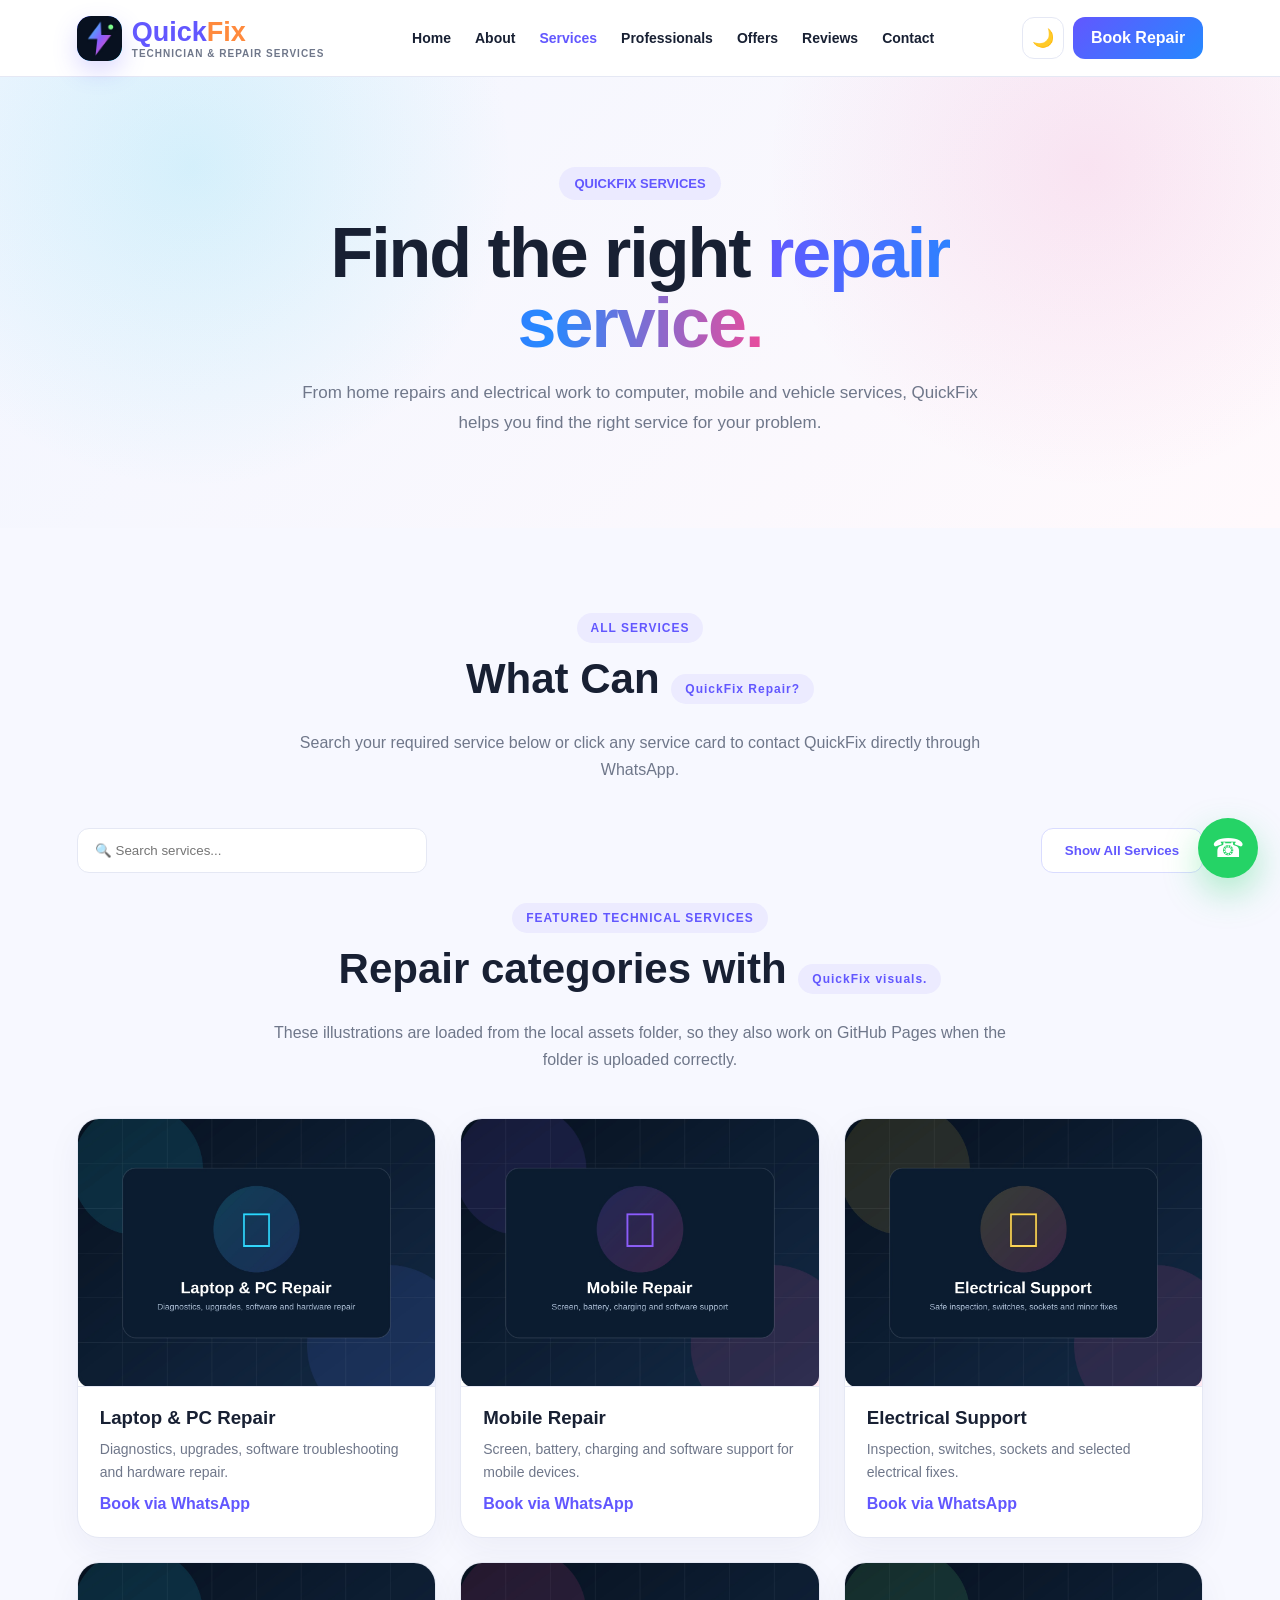
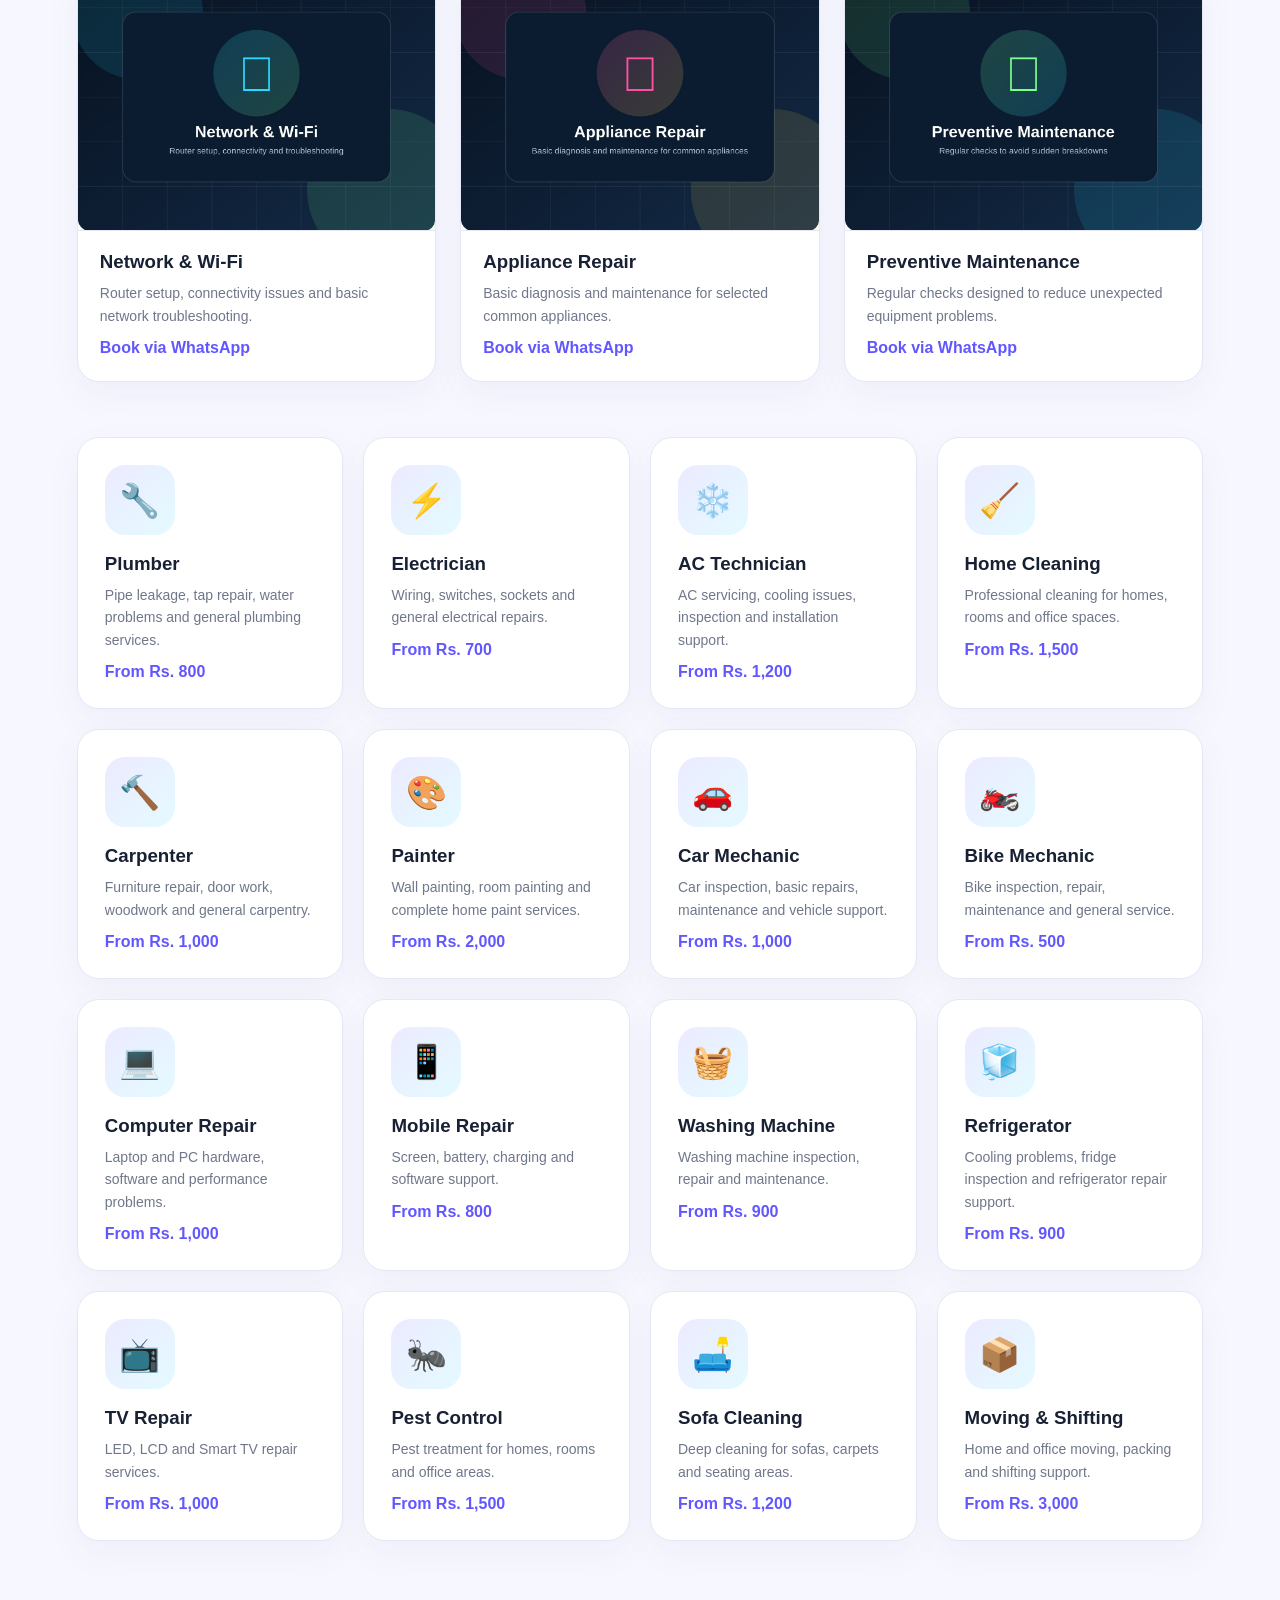
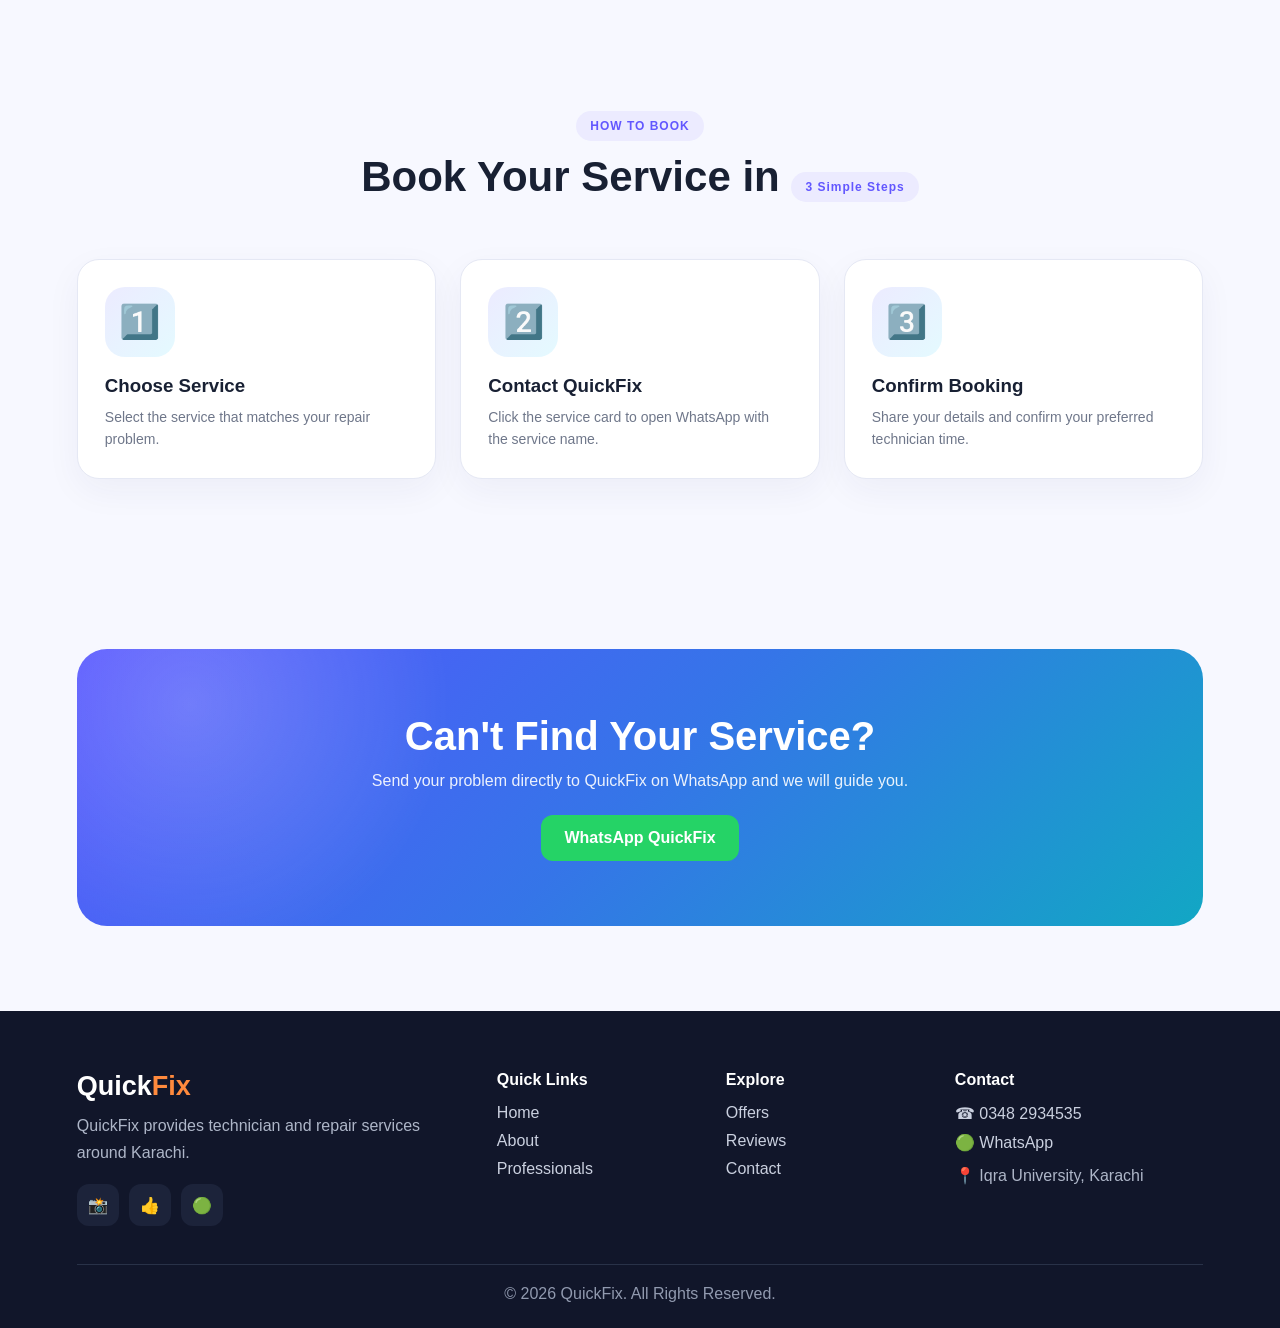
<file: services.html>
<!DOCTYPE html>
<html lang="en">

<head>

<meta charset="UTF-8">

<meta name="viewport"
content="width=device-width, initial-scale=1.0">

<title>QuickFix | Services</title>

<link rel="stylesheet" href="style.css">

</head>

<body>


<!-- NAVBAR -->

<header class="navbar">

<div class="container nav-inner">

<a href="index.html" class="brand">

<div class="logo-icon"><img src="assets/logo.jpg" alt="QuickFix logo"></div>

<div>

<div class="logo">
Quick<span>Fix</span>
</div>

<small>
TECHNICIAN & REPAIR SERVICES
</small>

</div>

</a>


<ul class="nav-links" id="navLinks">

<li><a href="index.html">Home</a></li>
<li><a href="about.html">About</a></li>
<li><a href="services.html">Services</a></li>
<li><a href="professionals.html">Professionals</a></li>
<li><a href="offers.html">Offers</a></li>
<li><a href="reviews.html">Reviews</a></li>
<li><a href="contact.html">Contact</a></li>

</ul>


<div class="nav-actions">

<button
class="theme-btn"
id="themeBtn"
onclick="toggleTheme()">
🌙
</button>

<a
href="contact.html"
class="nav-book">
Book Repair
</a>

<button
class="menu-btn"
onclick="toggleMenu()">
☰
</button>

</div>

</div>

</header>


<!-- PAGE HERO -->

<section class="page-hero">

<div class="container">

<span class="badge">
QUICKFIX SERVICES
</span>

<h1>

Find the right

<span class="gradient-text">
repair service.
</span>

</h1>


<p>

From home repairs and electrical work
to computer, mobile and vehicle services,
QuickFix helps you find the right service
for your problem.

</p>

</div>

</section>


<!-- SERVICES -->

<section class="section">

<div class="container">


<div class="section-heading">

<span>
ALL SERVICES
</span>

<h2>

What Can

<span class="gradient-text">
QuickFix Repair?
</span>

</h2>

<p>

Search your required service below
or click any service card to contact
QuickFix directly through WhatsApp.

</p>

</div>


<!-- SEARCH -->

<div class="service-search-area">

<input
type="text"
id="serviceSearch"
class="service-search"
onkeyup="filterServices()"
placeholder="🔍 Search services...">


<button
class="btn btn-outline"
onclick="showAllServices()">

Show All Services

</button>

</div>



<!-- FEATURED SVG SERVICES -->
<div class="section-heading" style="margin-top:20px;">
  <span>FEATURED TECHNICAL SERVICES</span>
  <h2>Repair categories with <span class="gradient-text">QuickFix visuals.</span></h2>
  <p>These illustrations are loaded from the local assets folder, so they also work on GitHub Pages when the folder is uploaded correctly.</p>
</div>

<div class="grid-3 featured-service-grid">
  <div class="card service-card visual-service" data-name="computer laptop pc repair" onclick="bookService('Computer Repair')">
    <img class="service-thumb" src="assets/laptop-repair.jpg" alt="Laptop and PC repair">
    <h3>Laptop & PC Repair</h3>
    <p>Diagnostics, upgrades, software troubleshooting and hardware repair.</p>
    <div class="service-price">Book via WhatsApp</div>
  </div>

  <div class="card service-card visual-service" data-name="mobile phone smartphone repair" onclick="bookService('Mobile Repair')">
    <img class="service-thumb" src="assets/mobile-repair.jpg" alt="Mobile repair">
    <h3>Mobile Repair</h3>
    <p>Screen, battery, charging and software support for mobile devices.</p>
    <div class="service-price">Book via WhatsApp</div>
  </div>

  <div class="card service-card visual-service" data-name="electrician electrical wiring socket support" onclick="bookService('Electrical Support')">
    <img class="service-thumb" src="assets/electrical-repair.jpg" alt="Electrical support">
    <h3>Electrical Support</h3>
    <p>Inspection, switches, sockets and selected electrical fixes.</p>
    <div class="service-price">Book via WhatsApp</div>
  </div>

  <div class="card service-card visual-service" data-name="network wifi router internet" onclick="bookService('Network & Wi-Fi')">
    <img class="service-thumb" src="assets/network-repair.jpg" alt="Network and Wi-Fi repair">
    <h3>Network & Wi-Fi</h3>
    <p>Router setup, connectivity issues and basic network troubleshooting.</p>
    <div class="service-price">Book via WhatsApp</div>
  </div>

  <div class="card service-card visual-service" data-name="appliance repair maintenance washing refrigerator" onclick="bookService('Appliance Repair')">
    <img class="service-thumb" src="assets/appliance-repair.jpg" alt="Appliance repair">
    <h3>Appliance Repair</h3>
    <p>Basic diagnosis and maintenance for selected common appliances.</p>
    <div class="service-price">Book via WhatsApp</div>
  </div>

  <div class="card service-card visual-service" data-name="maintenance preventive service check" onclick="bookService('Preventive Maintenance')">
    <img class="service-thumb" src="assets/maintenance.jpg" alt="Preventive maintenance">
    <h3>Preventive Maintenance</h3>
    <p>Regular checks designed to reduce unexpected equipment problems.</p>
    <div class="service-price">Book via WhatsApp</div>
  </div>
</div>

<!-- SERVICES GRID -->

<div class="grid-4">


<!-- PLUMBER -->

<div
class="card service-card"
data-name="plumber plumbing pipe water leakage tap"
onclick="bookService('Plumber')">

<div class="card-icon">
🔧
</div>

<h3>
Plumber
</h3>

<p>

Pipe leakage,
tap repair,
water problems and
general plumbing services.

</p>

<div class="service-price">
From Rs. 800
</div>

</div>


<!-- ELECTRICIAN -->

<div
class="card service-card"
data-name="electrician electrical wiring switch socket"
onclick="bookService('Electrician')">

<div class="card-icon">
⚡
</div>

<h3>
Electrician
</h3>

<p>

Wiring,
switches,
sockets and
general electrical repairs.

</p>

<div class="service-price">
From Rs. 700
</div>

</div>


<!-- AC -->

<div
class="card service-card"
data-name="ac technician air conditioner cooling service"
onclick="bookService('AC Technician')">

<div class="card-icon">
❄️
</div>

<h3>
AC Technician
</h3>

<p>

AC servicing,
cooling issues,
inspection and
installation support.

</p>

<div class="service-price">
From Rs. 1,200
</div>

</div>


<!-- CLEANING -->

<div
class="card service-card"
data-name="home cleaning office cleaning"
onclick="bookService('Home Cleaning')">

<div class="card-icon">
🧹
</div>

<h3>
Home Cleaning
</h3>

<p>

Professional cleaning
for homes,
rooms and
office spaces.

</p>

<div class="service-price">
From Rs. 1,500
</div>

</div>


<!-- CARPENTER -->

<div
class="card service-card"
data-name="carpenter furniture wood door"
onclick="bookService('Carpenter')">

<div class="card-icon">
🔨
</div>

<h3>
Carpenter
</h3>

<p>

Furniture repair,
door work,
woodwork and
general carpentry.

</p>

<div class="service-price">
From Rs. 1,000
</div>

</div>


<!-- PAINTER -->

<div
class="card service-card"
data-name="painter painting wall home paint"
onclick="bookService('Painter')">

<div class="card-icon">
🎨
</div>

<h3>
Painter
</h3>

<p>

Wall painting,
room painting
and complete
home paint services.

</p>

<div class="service-price">
From Rs. 2,000
</div>

</div>


<!-- CAR MECHANIC -->

<div
class="card service-card"
data-name="car mechanic vehicle automobile"
onclick="bookService('Car Mechanic')">

<div class="card-icon">
🚗
</div>

<h3>
Car Mechanic
</h3>

<p>

Car inspection,
basic repairs,
maintenance and
vehicle support.

</p>

<div class="service-price">
From Rs. 1,000
</div>

</div>


<!-- BIKE MECHANIC -->

<div
class="card service-card"
data-name="bike mechanic motorcycle"
onclick="bookService('Bike Mechanic')">

<div class="card-icon">
🏍️
</div>

<h3>
Bike Mechanic
</h3>

<p>

Bike inspection,
repair,
maintenance and
general service.

</p>

<div class="service-price">
From Rs. 500
</div>

</div>


<!-- COMPUTER -->

<div
class="card service-card"
data-name="computer laptop pc software hardware repair"
onclick="bookService('Computer Repair')">

<div class="card-icon">
💻
</div>

<h3>
Computer Repair
</h3>

<p>

Laptop and PC
hardware,
software and
performance problems.

</p>

<div class="service-price">
From Rs. 1,000
</div>

</div>


<!-- MOBILE -->

<div
class="card service-card"
data-name="mobile phone smartphone screen battery software"
onclick="bookService('Mobile Repair')">

<div class="card-icon">
📱
</div>

<h3>
Mobile Repair
</h3>

<p>

Screen,
battery,
charging and
software support.

</p>

<div class="service-price">
From Rs. 800
</div>

</div>


<!-- WASHING MACHINE -->

<div
class="card service-card"
data-name="washing machine appliance repair"
onclick="bookService('Washing Machine Repair')">

<div class="card-icon">
🧺
</div>

<h3>
Washing Machine
</h3>

<p>

Washing machine
inspection,
repair and
maintenance.

</p>

<div class="service-price">
From Rs. 900
</div>

</div>


<!-- REFRIGERATOR -->

<div
class="card service-card"
data-name="refrigerator fridge cooling appliance"
onclick="bookService('Refrigerator Repair')">

<div class="card-icon">
🧊
</div>

<h3>
Refrigerator
</h3>

<p>

Cooling problems,
fridge inspection
and refrigerator
repair support.

</p>

<div class="service-price">
From Rs. 900
</div>

</div>


<!-- TV -->

<div
class="card service-card"
data-name="tv television led lcd smart tv"
onclick="bookService('TV Repair')">

<div class="card-icon">
📺
</div>

<h3>
TV Repair
</h3>

<p>

LED,
LCD and
Smart TV
repair services.

</p>

<div class="service-price">
From Rs. 1,000
</div>

</div>


<!-- PEST CONTROL -->

<div
class="card service-card"
data-name="pest control insects cockroach"
onclick="bookService('Pest Control')">

<div class="card-icon">
🐜
</div>

<h3>
Pest Control
</h3>

<p>

Pest treatment
for homes,
rooms and
office areas.

</p>

<div class="service-price">
From Rs. 1,500
</div>

</div>


<!-- SOFA CLEANING -->

<div
class="card service-card"
data-name="sofa cleaning carpet deep cleaning"
onclick="bookService('Sofa Cleaning')">

<div class="card-icon">
🛋️
</div>

<h3>
Sofa Cleaning
</h3>

<p>

Deep cleaning
for sofas,
carpets and
seating areas.

</p>

<div class="service-price">
From Rs. 1,200
</div>

</div>


<!-- MOVING -->

<div
class="card service-card"
data-name="moving shifting house office relocation"
onclick="bookService('Moving & Shifting')">

<div class="card-icon">
📦
</div>

<h3>
Moving & Shifting
</h3>

<p>

Home and office
moving,
packing and
shifting support.

</p>

<div class="service-price">
From Rs. 3,000
</div>

</div>


</div>

</div>

</section>


<!-- HOW IT WORKS -->

<section class="section">

<div class="container">

<div class="section-heading">

<span>
HOW TO BOOK
</span>

<h2>

Book Your Service in

<span class="gradient-text">
3 Simple Steps
</span>

</h2>

</div>


<div class="grid-3">


<div class="card">

<div class="card-icon">
1️⃣
</div>

<h3>
Choose Service
</h3>

<p>

Select the service
that matches your
repair problem.

</p>

</div>


<div class="card">

<div class="card-icon">
2️⃣
</div>

<h3>
Contact QuickFix
</h3>

<p>

Click the service card
to open WhatsApp
with the service name.

</p>

</div>


<div class="card">

<div class="card-icon">
3️⃣
</div>

<h3>
Confirm Booking
</h3>

<p>

Share your details
and confirm your
preferred technician time.

</p>

</div>

</div>

</div>

</section>


<!-- CTA -->

<section class="section">

<div class="container">

<div class="cta">

<h2>
Can't Find Your Service?
</h2>

<p>

Send your problem directly
to QuickFix on WhatsApp
and we will guide you.

</p>

<a
href="https://wa.me/923482934535?text=Hello%20QuickFix!%20I%20need%20help%20choosing%20a%20repair%20service."
target="_blank"
class="btn btn-whatsapp">

WhatsApp QuickFix

</a>

</div>

</div>

</section>


<!-- FOOTER -->

<footer>

<div class="container footer-grid">


<div>

<div class="logo" style="color:white;">
Quick<span>Fix</span>
</div>

<p>

QuickFix provides
technician and repair
services around Karachi.

</p>


<div class="footer-socials">

<a
href="https://instagram.com/quickfix.com"
target="_blank">
📸
</a>

<a
href="https://facebook.com/quickfix.com"
target="_blank">
👍
</a>

<a
href="https://wa.me/923482934535"
target="_blank">
🟢
</a>

</div>

</div>


<div>

<h4>
Quick Links
</h4>

<a href="index.html">
Home
</a>

<a href="about.html">
About
</a>

<a href="professionals.html">
Professionals
</a>

</div>


<div>

<h4>
Explore
</h4>

<a href="offers.html">
Offers
</a>

<a href="reviews.html">
Reviews
</a>

<a href="contact.html">
Contact
</a>

</div>


<div>

<h4>
Contact
</h4>

<a href="tel:+923482934535">
☎ 0348 2934535
</a>

<a
href="https://wa.me/923482934535"
target="_blank">
🟢 WhatsApp
</a>

<p>
📍 Iqra University,
Karachi
</p>

</div>

</div>


<div class="container copyright">

© 2026 QuickFix.
All Rights Reserved.

</div>

</footer>


<!-- FLOATING WHATSAPP -->

<a
href="https://wa.me/923482934535?text=Hello%20QuickFix!%20I%20need%20a%20repair%20service."
target="_blank"
class="floating-whatsapp">

☎

</a>


<!-- TOAST -->

<div
class="toast"
id="toast">
</div>


<!-- JAVASCRIPT -->

<script src="script.js"></script>

</body>

</html>
</file>
<file: style.css>
*{
    margin:0;
    padding:0;
    box-sizing:border-box;
}

:root{
    --primary:#6257ff;
    --secondary:#ff8a3d;
    --blue:#2589ff;
    --cyan:#20c8e8;
    --pink:#e94c9d;
    --green:#25d366;

    --dark:#11162a;
    --text:#182033;
    --muted:#6f778a;

    --bg:#f7f8ff;
    --card:#ffffff;
    --soft:#f2f4ff;
    --border:#e5e8f4;

    --shadow:0 20px 50px rgba(48,55,130,.12);
}

html{
    scroll-behavior:smooth;
}

body{
    font-family:Arial, Helvetica, sans-serif;
    background:var(--bg);
    color:var(--text);
    transition:.3s;
    overflow-x:hidden;
}

a{
    text-decoration:none;
}

button,
input,
select,
textarea{
    font-family:inherit;
}

.container{
    width:min(1180px,88%);
    margin:auto;
}

.section{
    padding:85px 0;
}

/* NAVBAR */

.navbar{
    position:sticky;
    top:0;
    z-index:1000;
    background:rgba(255,255,255,.92);
    backdrop-filter:blur(18px);
    border-bottom:1px solid var(--border);
}

.nav-inner{
    min-height:76px;
    display:flex;
    justify-content:space-between;
    align-items:center;
    gap:20px;
}

.brand{
    display:flex;
    align-items:center;
    gap:10px;
}

.logo-icon{
    width:45px;
    height:45px;
    border-radius:14px;
    display:grid;
    place-items:center;
    color:white;
    font-size:22px;
    background:linear-gradient(135deg,var(--primary),var(--cyan));
    box-shadow:0 10px 25px rgba(98,87,255,.22);
}

.logo{
    font-size:27px;
    font-weight:900;
    color:var(--primary);
}

.logo span{
    color:var(--secondary);
}

.brand small{
    display:block;
    color:var(--muted);
    font-size:10px;
    letter-spacing:1px;
    font-weight:bold;
}

.nav-links{
    display:flex;
    align-items:center;
    gap:24px;
    list-style:none;
}

.nav-links a{
    color:var(--text);
    font-weight:bold;
    font-size:14px;
}

.nav-links a:hover,
.nav-links a.active{
    color:var(--primary);
}

.nav-actions{
    display:flex;
    gap:9px;
    align-items:center;
}

.theme-btn,
.menu-btn{
    width:42px;
    height:42px;
    border:1px solid var(--border);
    border-radius:12px;
    background:white;
    cursor:pointer;
    font-size:18px;
}

.menu-btn{
    display:none;
}

.nav-book{
    color:white;
    background:linear-gradient(135deg,var(--primary),var(--blue));
    padding:12px 18px;
    border-radius:12px;
    font-weight:bold;
}

/* BUTTONS */

.btn{
    display:inline-block;
    padding:14px 23px;
    border-radius:12px;
    font-weight:bold;
    transition:.25s;
}

.btn:hover{
    transform:translateY(-3px);
}

.btn-primary{
    color:white;
    background:linear-gradient(135deg,var(--primary),var(--blue));
}

.btn-whatsapp{
    color:white;
    background:#25d366;
}

.btn-outline{
    color:var(--primary);
    background:white;
    border:1px solid #d9dcff;
}

/* PAGE HERO */

.page-hero{
    padding:90px 0;
    text-align:center;

    background:
    radial-gradient(circle at 15% 20%,rgba(32,200,232,.15),transparent 28%),
    radial-gradient(circle at 85% 20%,rgba(233,76,157,.12),transparent 28%),
    linear-gradient(135deg,#f2f6ff,#fff9fc);
}

.badge{
    display:inline-block;
    background:#ebeaff;
    color:var(--primary);
    padding:9px 15px;
    border-radius:30px;
    font-weight:bold;
    font-size:13px;
    margin-bottom:18px;
}

.page-hero h1{
    font-size:clamp(42px,6vw,70px);
    line-height:1;
    letter-spacing:-2px;
    max-width:850px;
    margin:auto;
}

.gradient-text{
    background:linear-gradient(90deg,var(--primary),var(--blue),var(--pink));
    background-clip:text;
    -webkit-background-clip:text;
    color:transparent;
}

.page-hero p{
    max-width:700px;
    margin:20px auto 0;
    line-height:1.75;
    color:var(--muted);
    font-size:17px;
}

/* HOME HERO */

.hero{
    min-height:680px;
    display:grid;
    grid-template-columns:1.05fr .95fr;
    gap:50px;
    align-items:center;
}

.hero-wrap{
    background:
    radial-gradient(circle at 10% 10%,rgba(32,200,232,.17),transparent 28%),
    radial-gradient(circle at 90% 20%,rgba(233,76,157,.12),transparent 30%),
    linear-gradient(135deg,#f1f6ff,#fff9fc);
}

.hero h1{
    font-size:clamp(50px,6vw,76px);
    line-height:.98;
    letter-spacing:-3px;
    margin-bottom:22px;
}

.hero p{
    color:var(--muted);
    line-height:1.75;
    font-size:18px;
    max-width:650px;
}

.hero-buttons{
    display:flex;
    gap:12px;
    flex-wrap:wrap;
    margin-top:27px;
}

.hero-stats{
    display:flex;
    gap:32px;
    flex-wrap:wrap;
    margin-top:35px;
}

.stat strong{
    display:block;
    font-size:24px;
}

.stat span{
    color:var(--muted);
    font-size:13px;
}

.hero-card{
    min-height:470px;
    border-radius:38px;
    padding:40px;
    text-align:center;
    color:white;

    background:
    radial-gradient(circle at 80% 15%,rgba(255,255,255,.25),transparent 25%),
    linear-gradient(145deg,#5754ff,#3478dc,#12a6c6);

    box-shadow:0 35px 80px rgba(60,70,190,.28);
    transition:.15s;
}

.worker{
    width:150px;
    height:150px;
    border-radius:50%;
    display:grid;
    place-items:center;
    margin:30px auto 22px;
    background:rgba(255,255,255,.14);
    border:1px solid rgba(255,255,255,.2);
    font-size:85px;
}

.hero-card h2{
    font-size:31px;
}

.hero-card p{
    color:white;
    opacity:.85;
    margin-top:12px;
}

.verified{
    margin:27px auto 0;
    width:max-content;
    max-width:100%;
    background:white;
    color:var(--primary);
    padding:12px 17px;
    border-radius:12px;
    font-weight:bold;
}

/* SECTION HEADING */

.section-heading{
    max-width:760px;
    margin:0 auto 45px;
    text-align:center;
}

.section-heading span{
    display:inline-block;
    background:#ecebff;
    color:var(--primary);
    padding:8px 14px;
    border-radius:30px;
    font-size:12px;
    letter-spacing:1px;
    font-weight:900;
    margin-bottom:12px;
}

.section-heading h2{
    font-size:42px;
    margin-bottom:13px;
}

.section-heading p{
    color:var(--muted);
    line-height:1.7;
}

/* CARDS */

.grid-3{
    display:grid;
    grid-template-columns:repeat(3,1fr);
    gap:24px;
}

.grid-4{
    display:grid;
    grid-template-columns:repeat(4,1fr);
    gap:20px;
}

.card{
    background:var(--card);
    border:1px solid var(--border);
    border-radius:22px;
    padding:27px;
    box-shadow:0 12px 35px rgba(30,40,100,.05);
    transition:.3s;
}

.card:hover{
    transform:translateY(-6px);
    box-shadow:var(--shadow);
}

.card-icon{
    width:70px;
    height:70px;
    border-radius:20px;
    display:grid;
    place-items:center;
    background:linear-gradient(135deg,#ecebff,#e4faff);
    font-size:33px;
    margin-bottom:18px;
}

.card h3{
    margin-bottom:9px;
}

.card p{
    color:var(--muted);
    line-height:1.6;
    font-size:14px;
}

/* SERVICES */

.service-search-area{
    display:flex;
    justify-content:space-between;
    gap:15px;
    margin-bottom:30px;
}

.service-search{
    width:350px;
    max-width:100%;
    padding:14px 17px;
    border:1px solid var(--border);
    background:var(--card);
    border-radius:12px;
    outline:none;
    color:var(--text);
}

.service-price{
    color:var(--primary);
    font-weight:bold;
    margin-top:12px;
}

.service-card{
    cursor:pointer;
}

/* PROFESSIONALS */

.pro-top{
    display:flex;
    gap:14px;
    align-items:center;
}

.avatar{
    width:65px;
    height:65px;
    border-radius:18px;
    display:grid;
    place-items:center;
    background:linear-gradient(135deg,#ecebff,#e6fbff);
    font-size:32px;
}

.rating{
    color:#ffad00;
    margin:15px 0;
}

.pro-meta{
    display:flex;
    justify-content:space-between;
    gap:10px;
    color:var(--muted);
    font-size:13px;
    margin-bottom:15px;
}

.available{
    color:#17a95c;
    font-weight:bold;
}

.book-btn{
    width:100%;
    padding:13px;
    border:0;
    border-radius:11px;
    background:linear-gradient(135deg,var(--primary),var(--blue));
    color:white;
    font-weight:bold;
    cursor:pointer;
}

/* OFFERS */

.offer{
    min-height:220px;
    color:white;
    border-radius:24px;
    padding:30px;
    display:flex;
    flex-direction:column;
    justify-content:space-between;
}

.offer:nth-child(1){
    background:linear-gradient(135deg,#5554ff,#9b4cff);
}

.offer:nth-child(2){
    background:linear-gradient(135deg,#ff913c,#ef477b);
}

.offer:nth-child(3){
    background:linear-gradient(135deg,#00a86b,#00a1d7);
}

.offer h3{
    font-size:28px;
}

.offer button{
    width:max-content;
    padding:11px 17px;
    border:0;
    border-radius:10px;
    font-weight:bold;
    cursor:pointer;
}

/* REVIEWS */

.review-stars{
    color:#ffad00;
    margin-bottom:14px;
}

.review-text{
    color:var(--muted);
    line-height:1.75;
    margin-bottom:18px;
}

/* CONTACT */

.contact-grid{
    display:grid;
    grid-template-columns:.9fr 1.1fr;
    gap:28px;
}

.contact-item{
    display:flex;
    gap:13px;
    align-items:center;
    padding:14px;
    margin-bottom:12px;
    background:var(--soft);
    border-radius:14px;
}

.contact-icon{
    width:45px;
    height:45px;
    border-radius:13px;
    display:grid;
    place-items:center;
    flex:0 0 45px;
    color:white;
    background:linear-gradient(135deg,var(--primary),var(--cyan));
}

.contact-item strong{
    display:block;
    margin-bottom:4px;
}

.contact-item a,
.contact-item span{
    color:var(--muted);
    font-size:14px;
}

.social-grid{
    display:grid;
    grid-template-columns:1fr 1fr;
    gap:10px;
    margin-top:20px;
}

.instagram{
    color:white;
    text-align:center;
    padding:14px;
    border-radius:12px;
    font-weight:bold;
    background:linear-gradient(135deg,#833ab4,#fd1d1d,#fcb045);
}

.facebook{
    color:white;
    text-align:center;
    padding:14px;
    border-radius:12px;
    font-weight:bold;
    background:#1877f2;
}

/* MAP */

.map-card{
    background:var(--card);
    border:1px solid var(--border);
    border-radius:24px;
    overflow:hidden;
    box-shadow:var(--shadow);
}

.map-header{
    padding:20px;
}

.map-header p{
    color:var(--muted);
    margin-top:5px;
}

.map-wrapper{
    height:420px;
    background:#e9edff;
}

.map-wrapper iframe{
    width:100%;
    height:100%;
    border:0;
}

.map-footer{
    padding:18px;
    display:flex;
    gap:15px;
    align-items:center;
    justify-content:space-between;
    flex-wrap:wrap;
}

.map-footer p{
    color:var(--muted);
    font-size:14px;
}

.map-button{
    background:linear-gradient(135deg,var(--primary),var(--blue));
    color:white;
    padding:12px 17px;
    border-radius:11px;
    font-weight:bold;
}

/* CONTACT FORM */

.form-group{
    margin-bottom:15px;
}

.form-group label{
    display:block;
    margin-bottom:7px;
    font-weight:bold;
}

.form-group input,
.form-group select,
.form-group textarea{
    width:100%;
    padding:13px;
    border:1px solid var(--border);
    border-radius:10px;
    background:var(--soft);
    color:var(--text);
    outline:none;
}

.form-group textarea{
    min-height:100px;
    resize:vertical;
}

/* CTA */

.cta{
    padding:65px 35px;
    border-radius:30px;
    color:white;
    text-align:center;

    background:
    radial-gradient(circle at 10% 20%,rgba(255,255,255,.2),transparent 25%),
    linear-gradient(135deg,#5554ff,#3575e8,#12a7c4);
}

.cta h2{
    font-size:40px;
    margin-bottom:13px;
}

.cta p{
    opacity:.9;
    margin-bottom:25px;
}

/* FOOTER */

footer{
    background:#11162a;
    color:white;
    padding:60px 0 25px;
}

.footer-grid{
    display:grid;
    grid-template-columns:2fr 1fr 1fr 1.3fr;
    gap:38px;
}

footer h4{
    margin-bottom:15px;
}

footer p{
    color:#aeb6c8;
    line-height:1.7;
    margin-top:10px;
}

footer a{
    display:block;
    color:#cad0df;
    margin-bottom:10px;
}

.footer-socials{
    display:flex;
    gap:10px;
    margin-top:18px;
}

.footer-socials a{
    width:42px;
    height:42px;
    display:grid;
    place-items:center;
    margin:0;
    background:#1c233a;
    border-radius:12px;
}

.copyright{
    text-align:center;
    border-top:1px solid #293248;
    margin-top:38px;
    padding-top:20px;
    color:#919aaf;
}

/* WHATSAPP */

.floating-whatsapp{
    position:fixed;
    right:22px;
    bottom:22px;
    width:60px;
    height:60px;
    border-radius:50%;
    display:grid;
    place-items:center;
    color:white;
    background:#25d366;
    font-size:26px;
    z-index:1500;
    box-shadow:0 15px 35px rgba(37,211,102,.35);
}

/* TOAST */

.toast{
    display:none;
    position:fixed;
    left:50%;
    bottom:25px;
    transform:translateX(-50%);
    z-index:2500;
    background:#182033;
    color:white;
    padding:14px 20px;
    border-radius:11px;
}

.toast.show{
    display:block;
}

/* DARK MODE */

body.dark{
    --text:#f4f6ff;
    --muted:#aab3c6;
    --bg:#0a1020;
    --card:#151e31;
    --soft:#10182b;
    --border:#2a354b;
}

body.dark .navbar{
    background:rgba(13,19,36,.93);
}

body.dark .theme-btn,
body.dark .menu-btn{
    background:#151e31;
    color:white;
    border-color:#2a354b;
}

body.dark .hero-wrap,
body.dark .page-hero{
    background:
    radial-gradient(circle at 85% 20%,rgba(98,87,255,.18),transparent 30%),
    linear-gradient(135deg,#111a31,#0a1020);
}

/* RESPONSIVE */

@media(max-width:1000px){

    .nav-links{
        position:absolute;
        top:76px;
        left:6%;
        right:6%;
        display:none;
        flex-direction:column;
        align-items:stretch;
        background:var(--card);
        border:1px solid var(--border);
        border-radius:18px;
        padding:15px;
        box-shadow:var(--shadow);
    }

    .nav-links.open{
        display:flex;
    }

    .nav-links a{
        display:block;
        padding:11px;
    }

    .menu-btn{
        display:block;
    }

    .hero{
        grid-template-columns:1fr;
        text-align:center;
    }

    .hero p{
        margin:auto;
    }

    .hero-buttons,
    .hero-stats{
        justify-content:center;
    }

    .grid-4{
        grid-template-columns:repeat(2,1fr);
    }

    .grid-3{
        grid-template-columns:1fr;
    }

    .contact-grid{
        grid-template-columns:1fr;
    }

    .footer-grid{
        grid-template-columns:1fr 1fr;
    }
}

@media(max-width:650px){

    .container{
        width:90%;
    }

    .brand small{
        display:none;
    }

    .nav-book{
        display:none;
    }

    .hero{
        min-height:auto;
        padding:65px 0;
    }

    .hero h1{
        font-size:46px;
        letter-spacing:-2px;
    }

    .hero-buttons{
        flex-direction:column;
    }

    .btn{
        width:100%;
        text-align:center;
    }

    .section{
        padding:65px 0;
    }

    .section-heading h2{
        font-size:32px;
    }

    .grid-4{
        grid-template-columns:1fr;
    }

    .service-search-area{
        flex-direction:column;
    }

    .service-search{
        width:100%;
    }

    .social-grid{
        grid-template-columns:1fr;
    }

    .footer-grid{
        grid-template-columns:1fr;
    }

    .cta h2{
        font-size:31px;
    }

    .map-wrapper{
        height:340px;
    }
}

@media(min-width:1600px){

    .container{
        width:min(1400px,82%);
    }

    body{
        font-size:18px;
    }
}

/* SVG ASSET SUPPORT */
.logo-icon{
    overflow:hidden;
}

.logo-icon img{
    width:100%;
    height:100%;
    display:block;
    object-fit:cover;
    border-radius:14px;
}

.hero-card.asset-card{
    padding:0;
    min-height:0;
    background:none;
    overflow:hidden;
}

.hero-asset{
    width:100%;
    height:auto;
    display:block;
    border-radius:38px;
}

.featured-service-grid{
    margin-bottom:55px;
}

.visual-service{
    padding:0 0 24px;
    overflow:hidden;
}

.visual-service h3,
.visual-service p,
.visual-service .service-price{
    margin-left:22px;
    margin-right:22px;
}

.visual-service h3{
    margin-top:20px;
}

.service-thumb{
    width:100%;
    aspect-ratio:4 / 3;
    object-fit:cover;
    display:block;
    border-bottom:1px solid var(--border);
}
</file>
